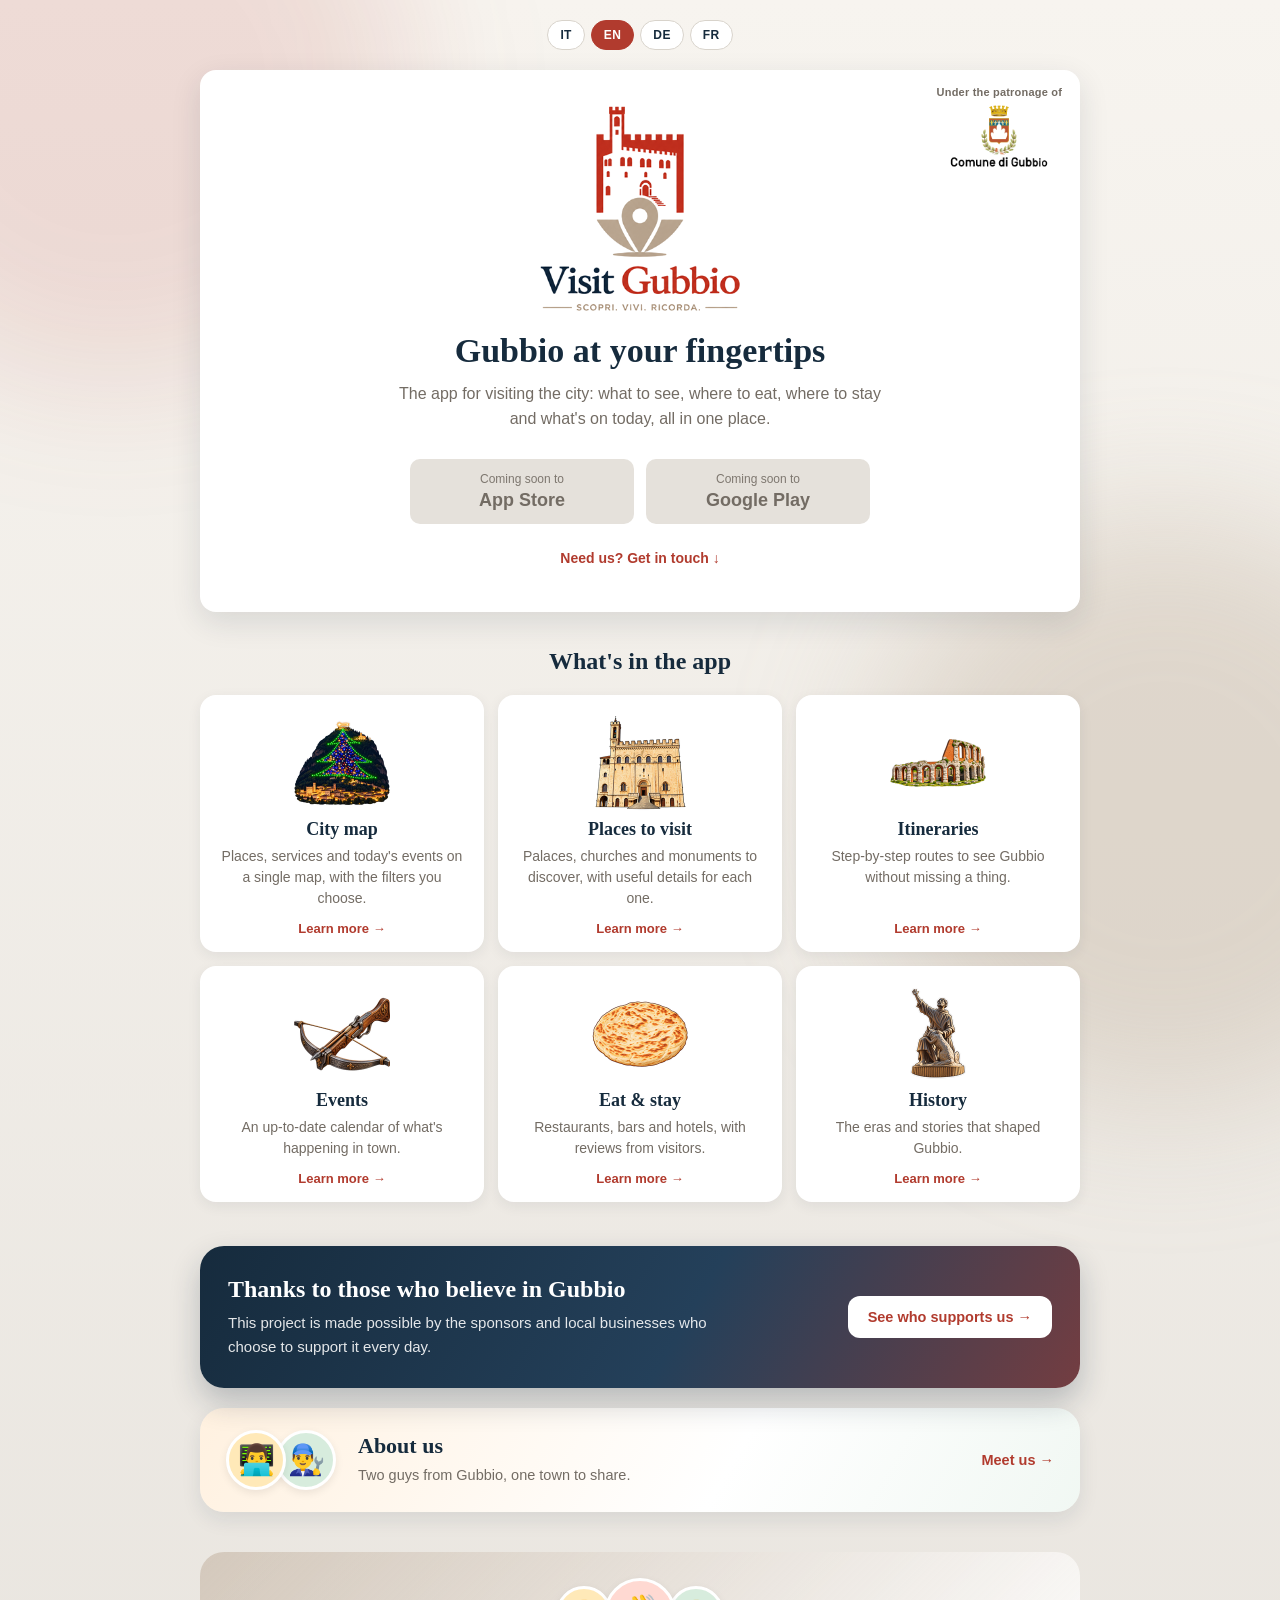
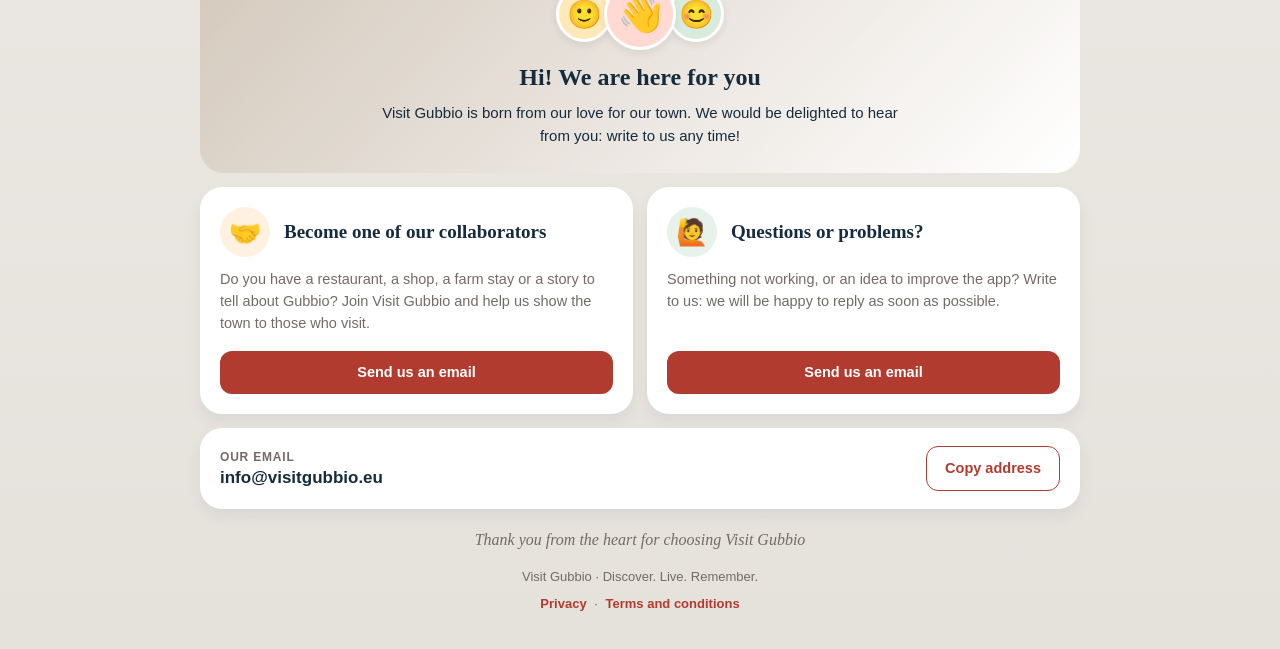
<file: index.html>
<!DOCTYPE html>
<html lang="it" class="notranslate" translate="no">
<head>
  <meta charset="UTF-8" />
  <meta name="viewport" content="width=device-width, initial-scale=1.0" />
  <!-- La pagina ha già le sue 4 lingue: niente traduzione automatica del browser -->
  <meta name="google" content="notranslate" />
  <title>Visit Gubbio · La guida di Gubbio sul tuo telefono</title>
  <meta name="description" content="Visit Gubbio è l'app per scoprire Gubbio: mappa, luoghi, itinerari, eventi, ristoranti, hotel e storia della città." />
  <link rel="canonical" href="https://visitgubbio.eu/" />
  <link rel="icon" type="image/png" href="img/logo-app.png" />
  <meta property="og:title" content="Visit Gubbio" />
  <meta property="og:description" content="Scopri. Vivi. Ricorda. L'app per visitare Gubbio." />
  <meta property="og:image" content="https://visitgubbio.eu/img/logo-app.png" />
  <meta property="og:url" content="https://visitgubbio.eu/" />
  <script>document.documentElement.className += " js";</script>
  <script type="application/ld+json">
  {"@context":"https://schema.org","@type":"WebSite","name":"Visit Gubbio","url":"https://visitgubbio.eu/","inLanguage":"it"}
  </script>
  <link rel="stylesheet" href="home.css" />
</head>
<body>
  <main class="page">

    <div class="lang-switch enter" style="--d: 0ms" role="group" aria-label="Language">
      <button type="button" data-lang="it">IT</button>
      <button type="button" data-lang="en">EN</button>
      <button type="button" data-lang="de">DE</button>
      <button type="button" data-lang="fr">FR</button>
    </div>

    <section class="hero enter" style="--d: 60ms">
      <!-- Patrocinio del Comune: in alto a destra, fuori dal flusso della pagina -->
      <a class="patrocinio" href="https://www.comune.gubbio.pg.it/" target="_blank" rel="noopener">
        <span data-i18n="patronage">Con il patrocinio di</span>
        <img src="img/patrocinio-comune-gubbio.png" width="140" height="90" alt="Comune di Gubbio" />
      </a>
      <img class="logo" src="img/logo-app.png" width="296" height="303" alt="Visit Gubbio" />
      <h1 class="enter" style="--d: 260ms" data-i18n="heroTitle">Gubbio, a portata di mano</h1>
      <p class="subtitle enter" style="--d: 360ms" data-i18n="heroText">L'app per visitare la città: cosa vedere, dove mangiare, dove dormire e cosa succede oggi, tutto in un unico posto.</p>

      <div class="stores enter" style="--d: 460ms">
        <!-- I link si impostano in cima a home.js -->
        <a class="store" id="store-ios" target="_blank" rel="noopener">
          <span class="store-small" data-store-label></span>
          <span class="store-name">App Store</span>
        </a>
        <a class="store" id="store-android" target="_blank" rel="noopener">
          <span class="store-small" data-store-label></span>
          <span class="store-name">Google Play</span>
        </a>
      </div>

      <a class="hero-contact enter" style="--d: 560ms" href="#contatti">
        <span data-i18n="heroContact">Hai bisogno di noi? Contattaci</span>
        <span class="arrow-down" aria-hidden="true">↓</span>
      </a>
    </section>

    <section class="features" aria-labelledby="features-title">
      <h2 id="features-title" class="reveal" data-i18n="featuresTitle">Cosa trovi nell'app</h2>
      <ul class="feature-grid">
        <li class="reveal" style="--d: 0ms">
          <button type="button" class="feature" data-feature="1">
            <img src="img/albero.png" width="96" height="96" alt="" />
            <h3 data-i18n="f1Title">Mappa della città</h3>
            <p data-i18n="f1Text">Luoghi, servizi ed eventi del giorno su un'unica mappa, con i filtri che scegli tu.</p>
            <span class="more"><span data-i18n="more">Scopri di più</span> <span aria-hidden="true">→</span></span>
          </button>
        </li>
        <li class="reveal" style="--d: 90ms">
          <button type="button" class="feature" data-feature="2">
            <img src="img/palazzo.png" width="96" height="96" alt="" />
            <h3 data-i18n="f2Title">Luoghi da visitare</h3>
            <p data-i18n="f2Text">Palazzi, chiese e monumenti da scoprire, con schede e informazioni utili.</p>
            <span class="more"><span data-i18n="more">Scopri di più</span> <span aria-hidden="true">→</span></span>
          </button>
        </li>
        <li class="reveal" style="--d: 180ms">
          <button type="button" class="feature" data-feature="3">
            <img src="img/anfiteatro.png" width="96" height="96" alt="" />
            <h3 data-i18n="f3Title">Itinerari</h3>
            <p data-i18n="f3Text">Percorsi a tappe per girare Gubbio senza perdere nulla.</p>
            <span class="more"><span data-i18n="more">Scopri di più</span> <span aria-hidden="true">→</span></span>
          </button>
        </li>
        <li class="reveal" style="--d: 0ms">
          <button type="button" class="feature" data-feature="4">
            <img src="img/balestra.png" width="96" height="96" alt="" />
            <h3 data-i18n="f4Title">Eventi</h3>
            <p data-i18n="f4Text">Il calendario sempre aggiornato di quello che succede in città.</p>
            <span class="more"><span data-i18n="more">Scopri di più</span> <span aria-hidden="true">→</span></span>
          </button>
        </li>
        <li class="reveal" style="--d: 90ms">
          <button type="button" class="feature" data-feature="5">
            <img src="img/crescia.png" width="96" height="96" alt="" />
            <h3 data-i18n="f5Title">Mangiare e dormire</h3>
            <p data-i18n="f5Text">Ristoranti, bar e hotel, con le recensioni dei visitatori.</p>
            <span class="more"><span data-i18n="more">Scopri di più</span> <span aria-hidden="true">→</span></span>
          </button>
        </li>
        <li class="reveal" style="--d: 180ms">
          <button type="button" class="feature" data-feature="6">
            <img src="img/san_francesco.png" width="96" height="96" alt="" />
            <h3 data-i18n="f6Title">Storia</h3>
            <p data-i18n="f6Text">Le epoche e i racconti che hanno fatto Gubbio.</p>
            <span class="more"><span data-i18n="more">Scopri di più</span> <span aria-hidden="true">→</span></span>
          </button>
        </li>
      </ul>
    </section>

    <a class="sponsor-banner reveal" href="sponsor.html">
      <div>
        <h2 data-i18n="sponsorTitle">Grazie a chi crede in Gubbio</h2>
        <p data-i18n="sponsorText">Questo progetto è reso possibile dagli sponsor e dalle attività del territorio che ogni giorno scelgono di sostenerlo.</p>
      </div>
      <span class="banner-cta"><span data-i18n="sponsorCta">Scopri chi ci sostiene</span> <span aria-hidden="true">→</span></span>
    </a>

    <a class="about-banner reveal" href="chi-siamo.html">
      <div class="banner-faces" aria-hidden="true"><span>👨‍💻</span><span>👨‍🔧</span></div>
      <div>
        <h2 data-i18n="aboutTitle">Chi siamo</h2>
        <p data-i18n="aboutText">Due ragazzi di Gubbio, una città da raccontare.</p>
      </div>
      <span class="about-cta"><span data-i18n="aboutCta">Conoscici</span> <span aria-hidden="true">→</span></span>
    </a>

    <section class="contacts" id="contatti" aria-labelledby="contacts-title">
      <div class="contact-hero reveal">
        <div class="faces" aria-hidden="true">
          <span class="face face-left">🙂</span>
          <span class="face face-main">👋</span>
          <span class="face face-right">😊</span>
        </div>
        <h2 id="contacts-title" data-i18n="contactHello">Ciao! Siamo qui per te</h2>
        <p data-i18n="contactIntro">Visit Gubbio nasce dalla passione per la nostra città. Ci farà un enorme piacere sentirti: scrivici quando vuoi!</p>
      </div>

      <div class="invite-grid">
        <article class="invite reveal" style="--d: 0ms">
          <div class="invite-head">
            <span class="invite-icon icon-join" aria-hidden="true">🤝</span>
            <h3 data-i18n="contactJoinTitle">Diventa nostro collaboratore</h3>
          </div>
          <p data-i18n="contactJoinText">Hai un locale, una bottega, un agriturismo o una storia da raccontare su Gubbio? Entra a far parte di Visit Gubbio e aiutaci a far conoscere la città a chi la visita.</p>
          <a class="btn" data-mail-subject="contactSubjectJoin" data-i18n="contactWrite">Scrivici un'email</a>
        </article>
        <article class="invite reveal" style="--d: 110ms">
          <div class="invite-head">
            <span class="invite-icon icon-help" aria-hidden="true">🙋</span>
            <h3 data-i18n="contactHelpTitle">Domande o problemi?</h3>
          </div>
          <p data-i18n="contactHelpText">Qualcosa non funziona o hai un'idea per migliorare l'app? Scrivici: ti rispondiamo volentieri e il più presto possibile.</p>
          <a class="btn" data-mail-subject="contactSubjectHelp" data-i18n="contactWrite">Scrivici un'email</a>
        </article>
      </div>

      <div class="email-card reveal">
        <div>
          <p class="email-label" data-i18n="contactEmailTitle">LA NOSTRA EMAIL</p>
          <p class="email-address">info@visitgubbio.eu</p>
        </div>
        <button type="button" class="btn-outline" id="copy-email" data-i18n="contactCopy">Copia indirizzo</button>
      </div>

      <p class="thanks reveal" data-i18n="contactThanks">Grazie di cuore per aver scelto Visit Gubbio</p>
    </section>

    <footer class="footer">
      <p class="tagline">Visit Gubbio · <span data-i18n="tagline">Scopri. Vivi. Ricorda.</span></p>
      <nav>
        <a href="privacy-policy.html" data-i18n="privacy">Privacy</a>
        <span aria-hidden="true">·</span>
        <a href="terms.html" data-i18n="terms">Termini e condizioni</a>
      </nav>
    </footer>
  </main>

  <!-- Finestra di dettaglio delle funzionalità -->
  <dialog id="feature-dialog" aria-labelledby="dialog-title">
    <button type="button" class="dialog-close" id="dialog-close" data-i18n-aria="close">×</button>
    <img id="dialog-image" src="img/albero.png" width="192" height="192" alt="" />
    <h3 id="dialog-title"></h3>
    <p id="dialog-text"></p>
    <a class="btn" id="dialog-cta" href="#" data-i18n="dialogCta">Scrivici per saperne di più</a>
  </dialog>

  <div class="toast" id="toast" role="status" aria-live="polite"></div>

  <script src="home.js"></script>
</body>
</html>
</file>
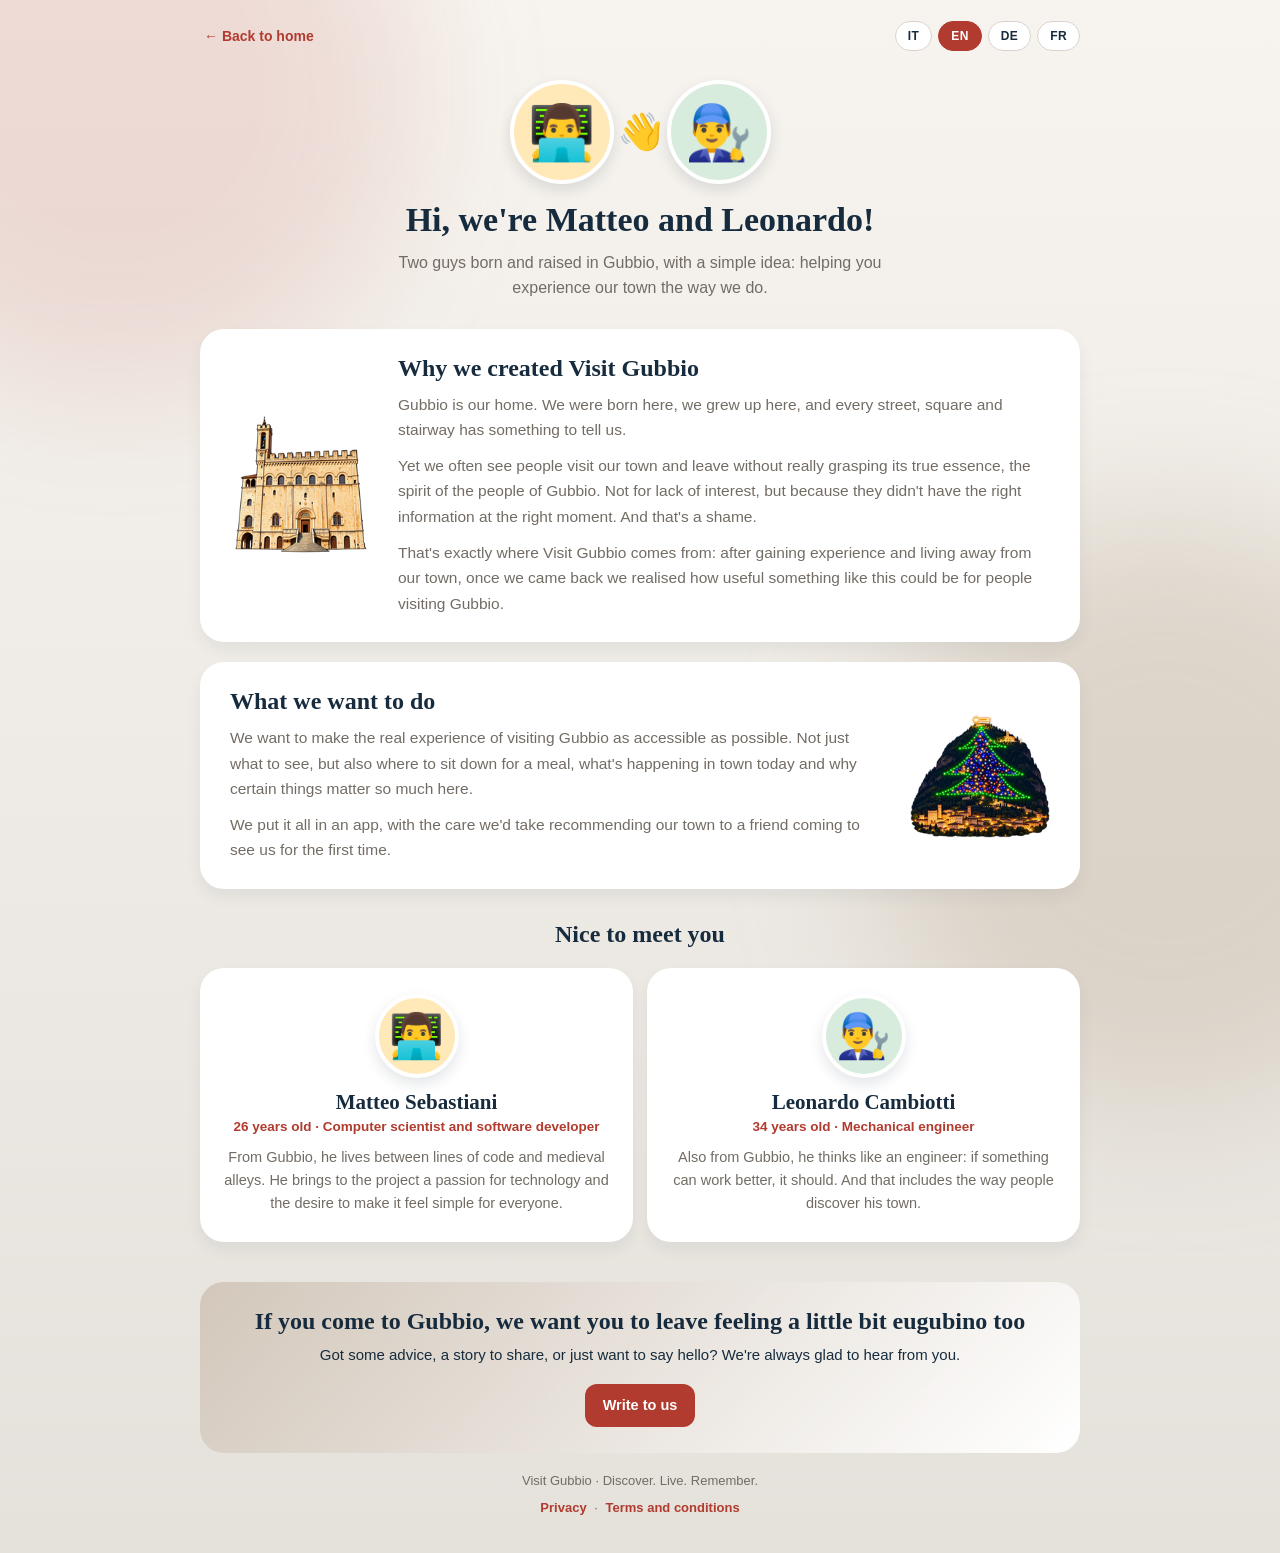
<file: chi-siamo.html>
<!DOCTYPE html>
<html lang="it" class="notranslate" translate="no">
<head>
  <meta charset="UTF-8" />
  <meta name="viewport" content="width=device-width, initial-scale=1.0" />
  <meta name="google" content="notranslate" />
  <title>Chi siamo · Visit Gubbio</title>
  <meta name="description" content="Matteo e Leonardo, due ragazzi nati e cresciuti a Gubbio: la storia di Visit Gubbio." />
  <link rel="canonical" href="https://visitgubbio.eu/chi-siamo.html" />
  <link rel="icon" type="image/png" href="img/logo-app.png" />
  <script>document.documentElement.className += " js";</script>
  <link rel="stylesheet" href="home.css" />
</head>
<body>
  <main class="page">

    <div class="topbar enter" style="--d: 0ms">
      <a class="back-link" href="./"><span aria-hidden="true">←</span> <span data-i18n="back">Torna alla home</span></a>
      <div class="lang-switch" role="group" aria-label="Language">
        <button type="button" data-lang="it">IT</button>
        <button type="button" data-lang="en">EN</button>
        <button type="button" data-lang="de">DE</button>
        <button type="button" data-lang="fr">FR</button>
      </div>
    </div>

    <header class="about-hero enter" style="--d: 80ms">
      <div class="duo" aria-hidden="true">
        <span class="duo-face duo-matteo">👨‍💻</span>
        <span class="duo-hello">👋</span>
        <span class="duo-face duo-leonardo">👨‍🔧</span>
      </div>
      <h1 data-i18n="heroTitle">Ciao, siamo Matteo e Leonardo!</h1>
      <p class="subtitle" data-i18n="heroText">Due ragazzi nati e cresciuti a Gubbio, con un'idea semplice: farti vivere la nostra città come la viviamo noi.</p>
    </header>

    <section class="story reveal">
      <img src="img/palazzo.png" width="192" height="192" alt="" />
      <div>
        <h2 data-i18n="s1Title">Perché è nato Visit Gubbio</h2>
        <p data-i18n="s1Text1">Gubbio è casa nostra. Qui siamo nati, qui siamo cresciuti e qui ogni strada, ogni piazza e ogni scalinata ha qualcosa da raccontarci.</p>
        <p data-i18n="s1Text2">Spesso, però, vediamo chi arriva nella nostra città ripartire senza averne colto fino in fondo la vera essenza, quella degli eugubini. Non per mancanza di interesse, ma perché non aveva le informazioni giuste al momento giusto. Ed è un peccato.</p>
        <p data-i18n="s1Text3">Visit Gubbio nasce proprio da qui: dopo aver fatto esperienza e vissuto anche fuori dalla nostra città, una volta tornati abbiamo capito quanto qualcosa di simile potesse essere utile a chi viene a visitare Gubbio.</p>
      </div>
    </section>

    <section class="story story-flip reveal">
      <img src="img/albero.png" width="192" height="192" alt="" />
      <div>
        <h2 data-i18n="s2Title">Cosa vogliamo fare</h2>
        <p data-i18n="s2Text1">Vogliamo rendere il più accessibile possibile la vera esperienza di visitare Gubbio. Non solo cosa vedere, ma anche dove sedersi a mangiare, cosa succede oggi in città e perché certe cose, qui, contano così tanto.</p>
        <p data-i18n="s2Text2">Abbiamo messo tutto in un'app, con la cura che metteremmo nel consigliare la nostra città a un amico che viene a trovarci per la prima volta.</p>
      </div>
    </section>

    <section class="people" aria-labelledby="people-title">
      <h2 id="people-title" class="reveal" data-i18n="peopleTitle">Piacere di conoscerti</h2>
      <div class="people-grid">
        <article class="person reveal" style="--d: 0ms">
          <span class="person-face duo-matteo" aria-hidden="true">👨‍💻</span>
          <h3>Matteo Sebastiani</h3>
          <p class="person-role" data-i18n="matteoRole">Informatico e software developer</p>
          <p data-i18n="matteoText">Eugubino, vive tra righe di codice e vicoli medievali. Porta nel progetto la passione per la tecnologia e la voglia di farla sentire semplice a chiunque.</p>
        </article>
        <article class="person reveal" style="--d: 120ms">
          <span class="person-face duo-leonardo" aria-hidden="true">👨‍🔧</span>
          <h3>Leonardo Cambiotti</h3>
          <p class="person-role" data-i18n="leonardoRole">Ingegnere meccanico</p>
          <p data-i18n="leonardoText">Eugubino anche lui, ragiona da ingegnere: se una cosa si può far funzionare meglio, va fatta funzionare meglio. Anche il modo di scoprire la sua città.</p>
        </article>
      </div>
    </section>

    <section class="join-banner reveal">
      <h2 data-i18n="closeTitle">Se vieni a Gubbio, vogliamo che te ne vada sentendoti un po' eugubino anche tu</h2>
      <p data-i18n="closeText">Hai un consiglio, una storia da raccontare o vuoi solo salutarci? Ci fa sempre piacere.</p>
      <a class="btn" href="./#contatti" data-i18n="closeCta">Scrivici</a>
    </section>

    <footer class="footer">
      <p class="tagline">Visit Gubbio · <span data-i18n="tagline">Scopri. Vivi. Ricorda.</span></p>
      <nav>
        <a href="privacy-policy.html" data-i18n="privacy">Privacy</a>
        <span aria-hidden="true">·</span>
        <a href="terms.html" data-i18n="terms">Termini e condizioni</a>
      </nav>
    </footer>
  </main>

  <script src="chi-siamo.js"></script>
</body>
</html>
</file>
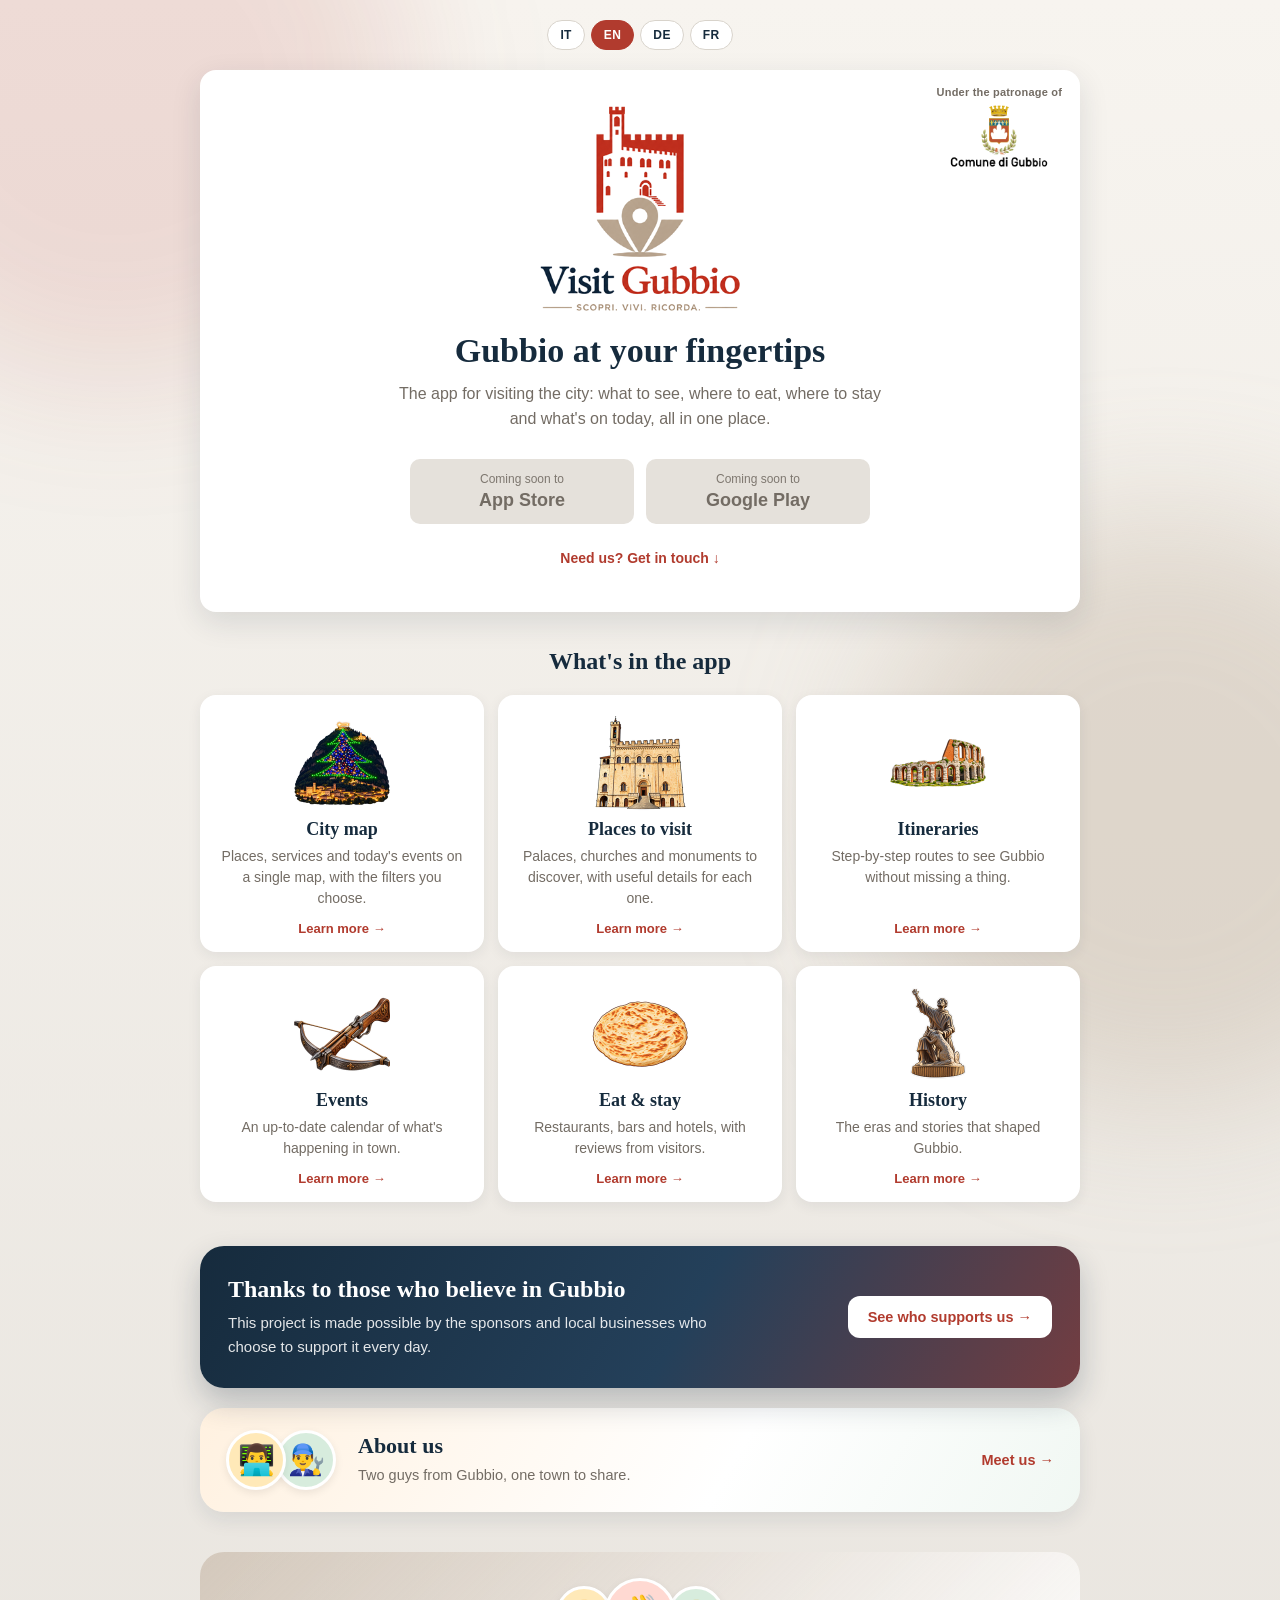
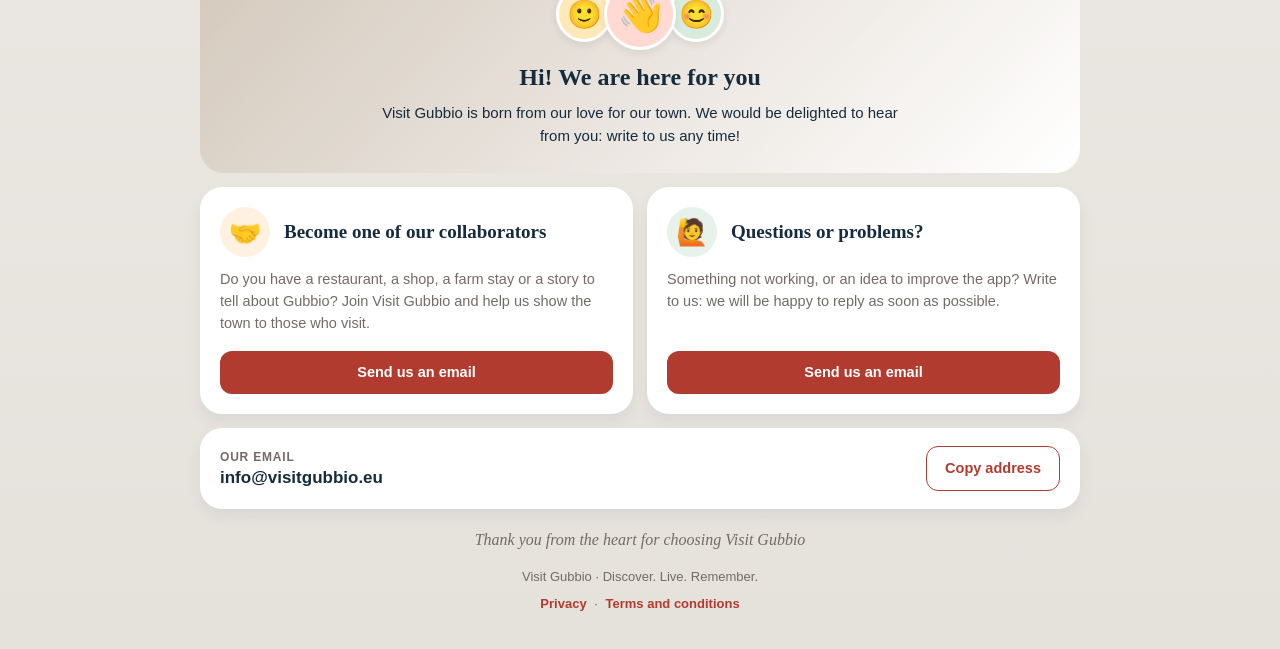
<file: home.html>
<!DOCTYPE html>
<html lang="it">
<head>
  <meta charset="UTF-8" />
  <meta name="viewport" content="width=device-width, initial-scale=1.0" />
  <title>Visit Gubbio</title>
  <link rel="canonical" href="https://visitgubbio.eu/" />
  <!-- La home ora è index.html: questa pagina resta per i vecchi link -->
  <meta http-equiv="refresh" content="0; url=./" />
  <script>window.location.replace("./" + window.location.hash);</script>
</head>
<body>
  <p><a href="./">Vai alla home di Visit Gubbio</a></p>
</body>
</html>
</file>
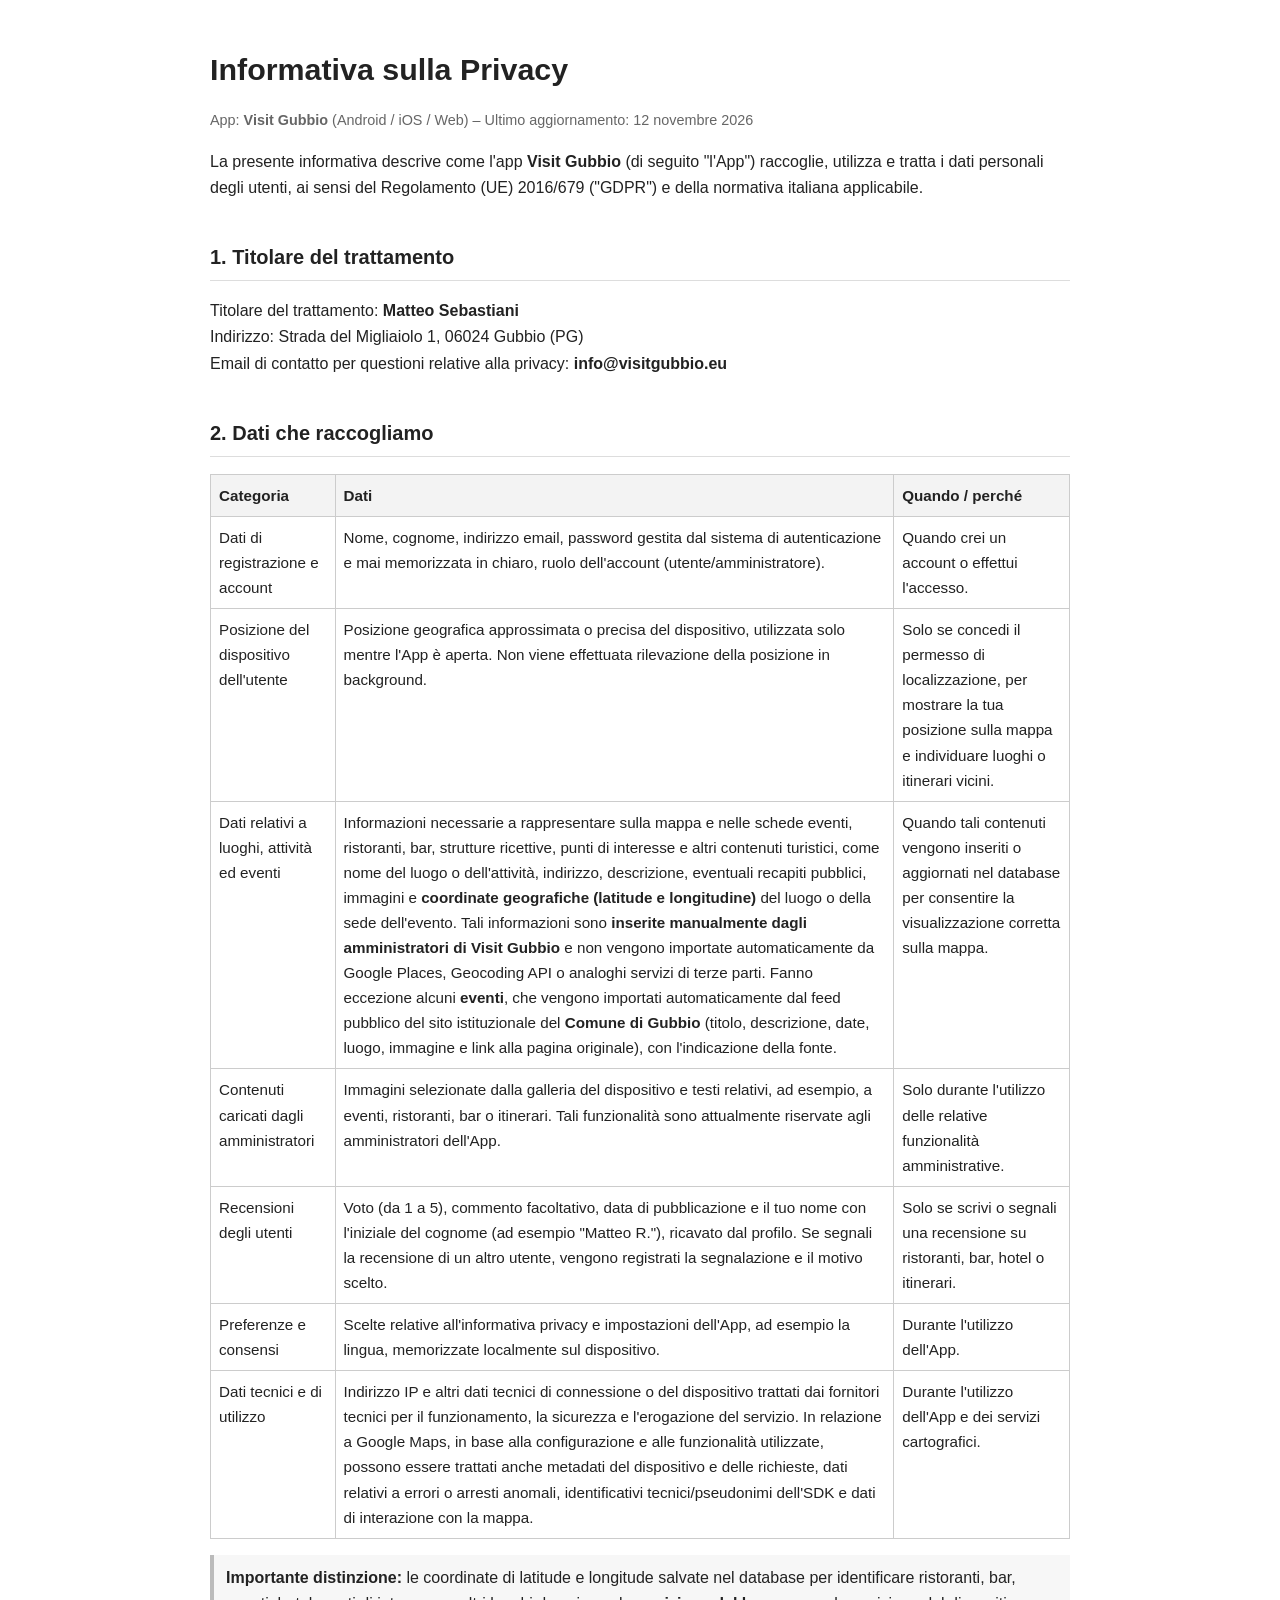
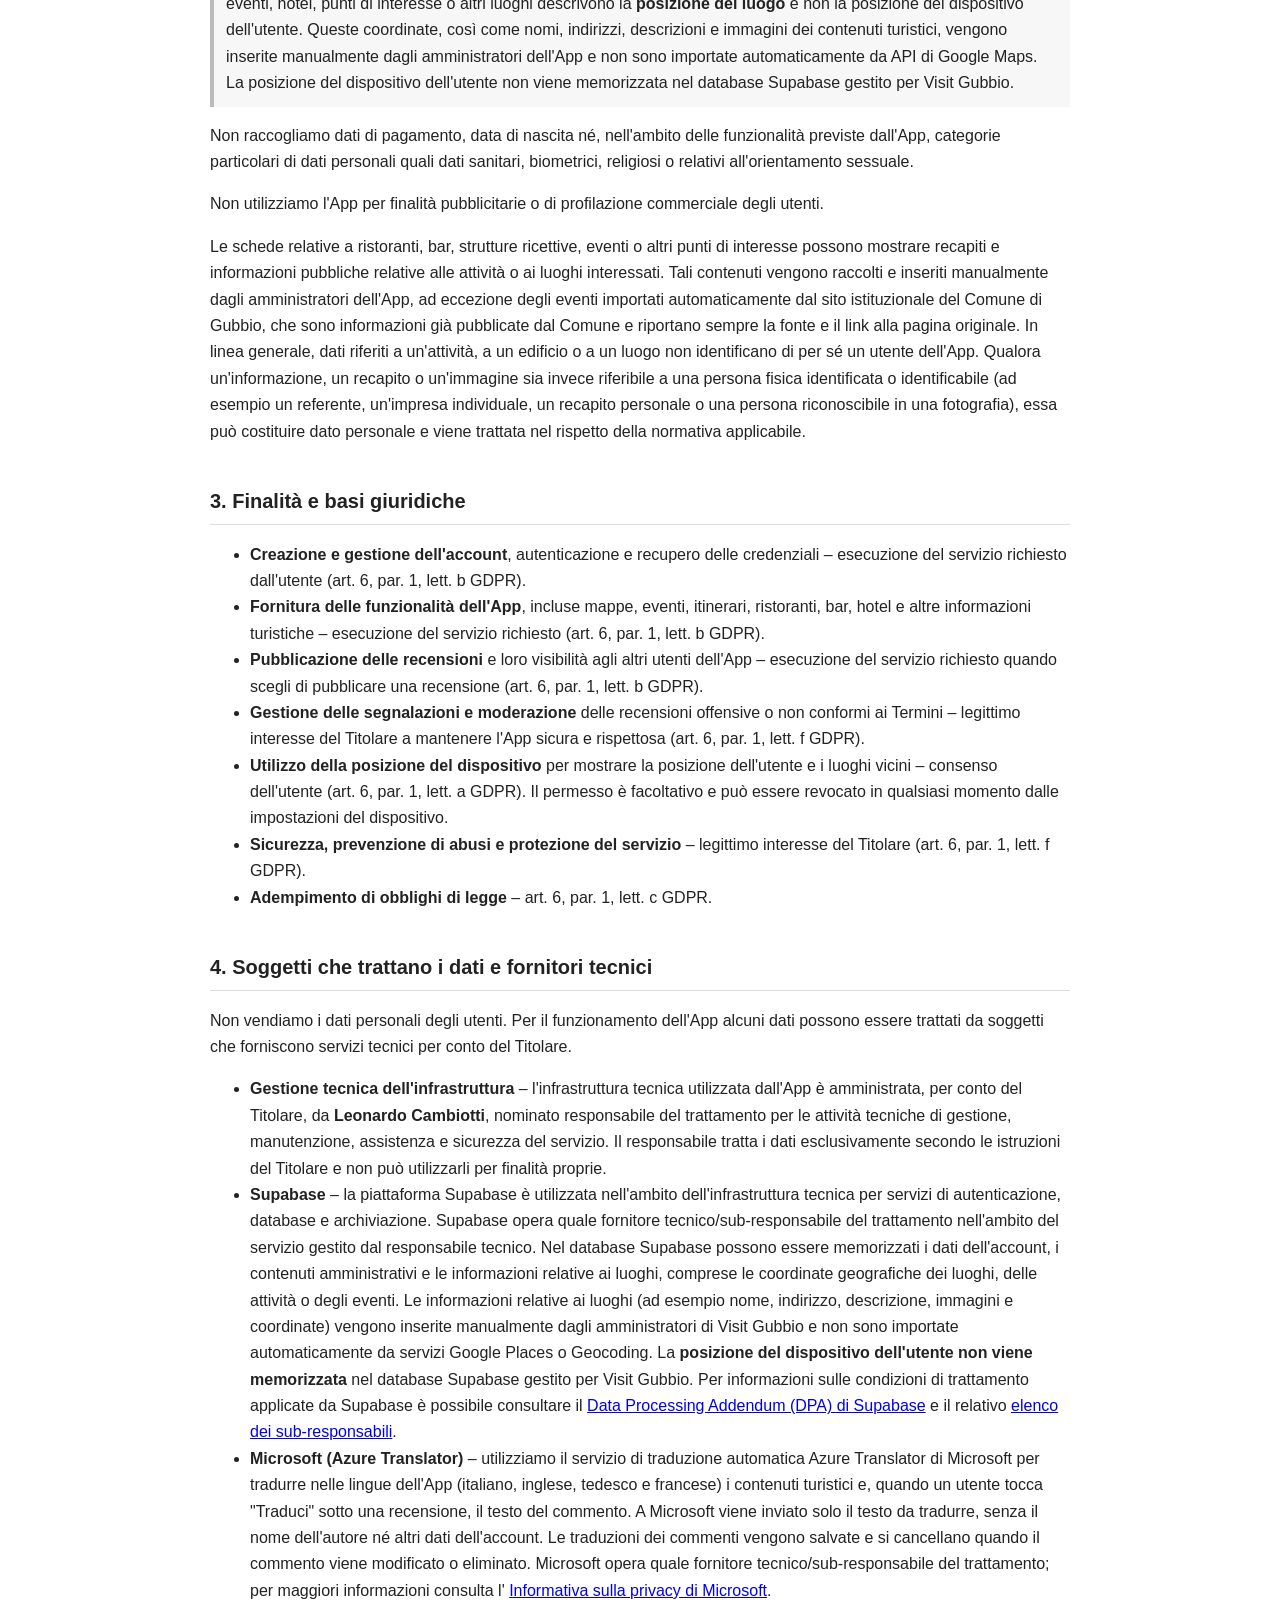
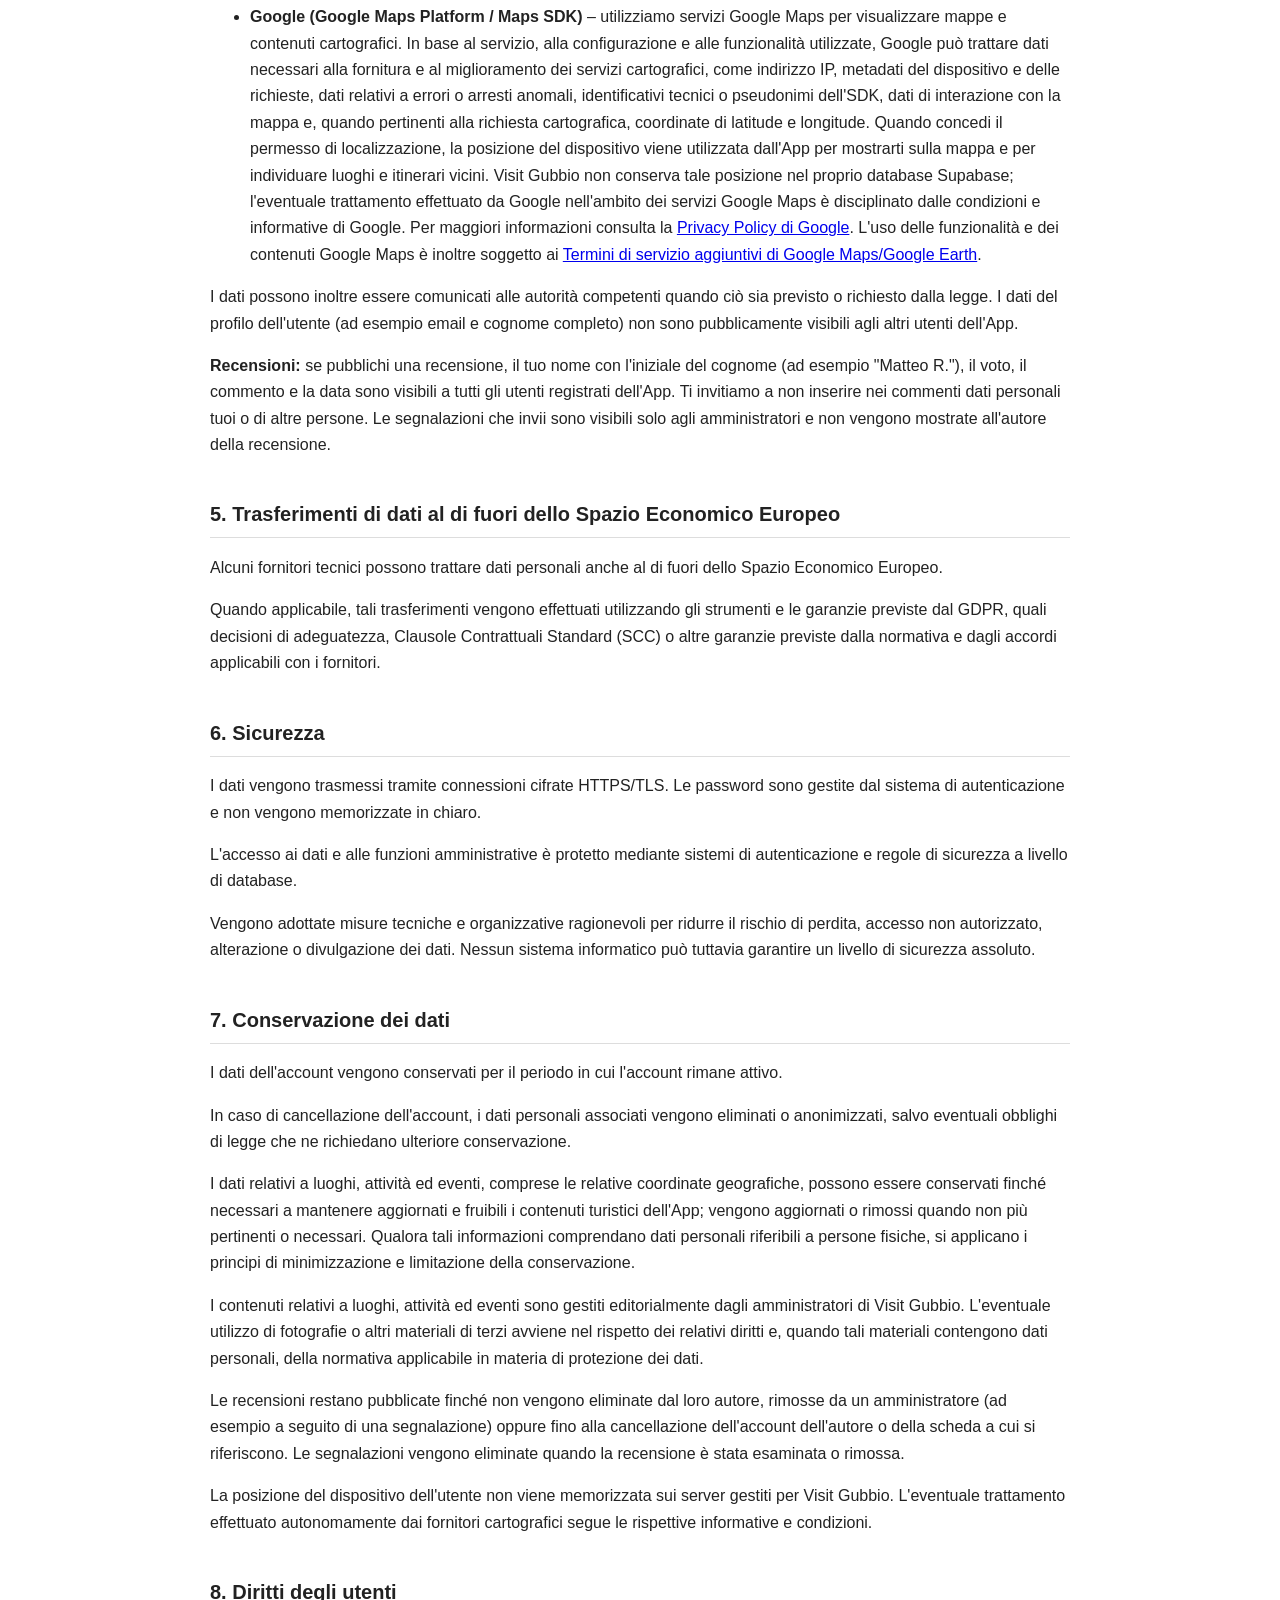
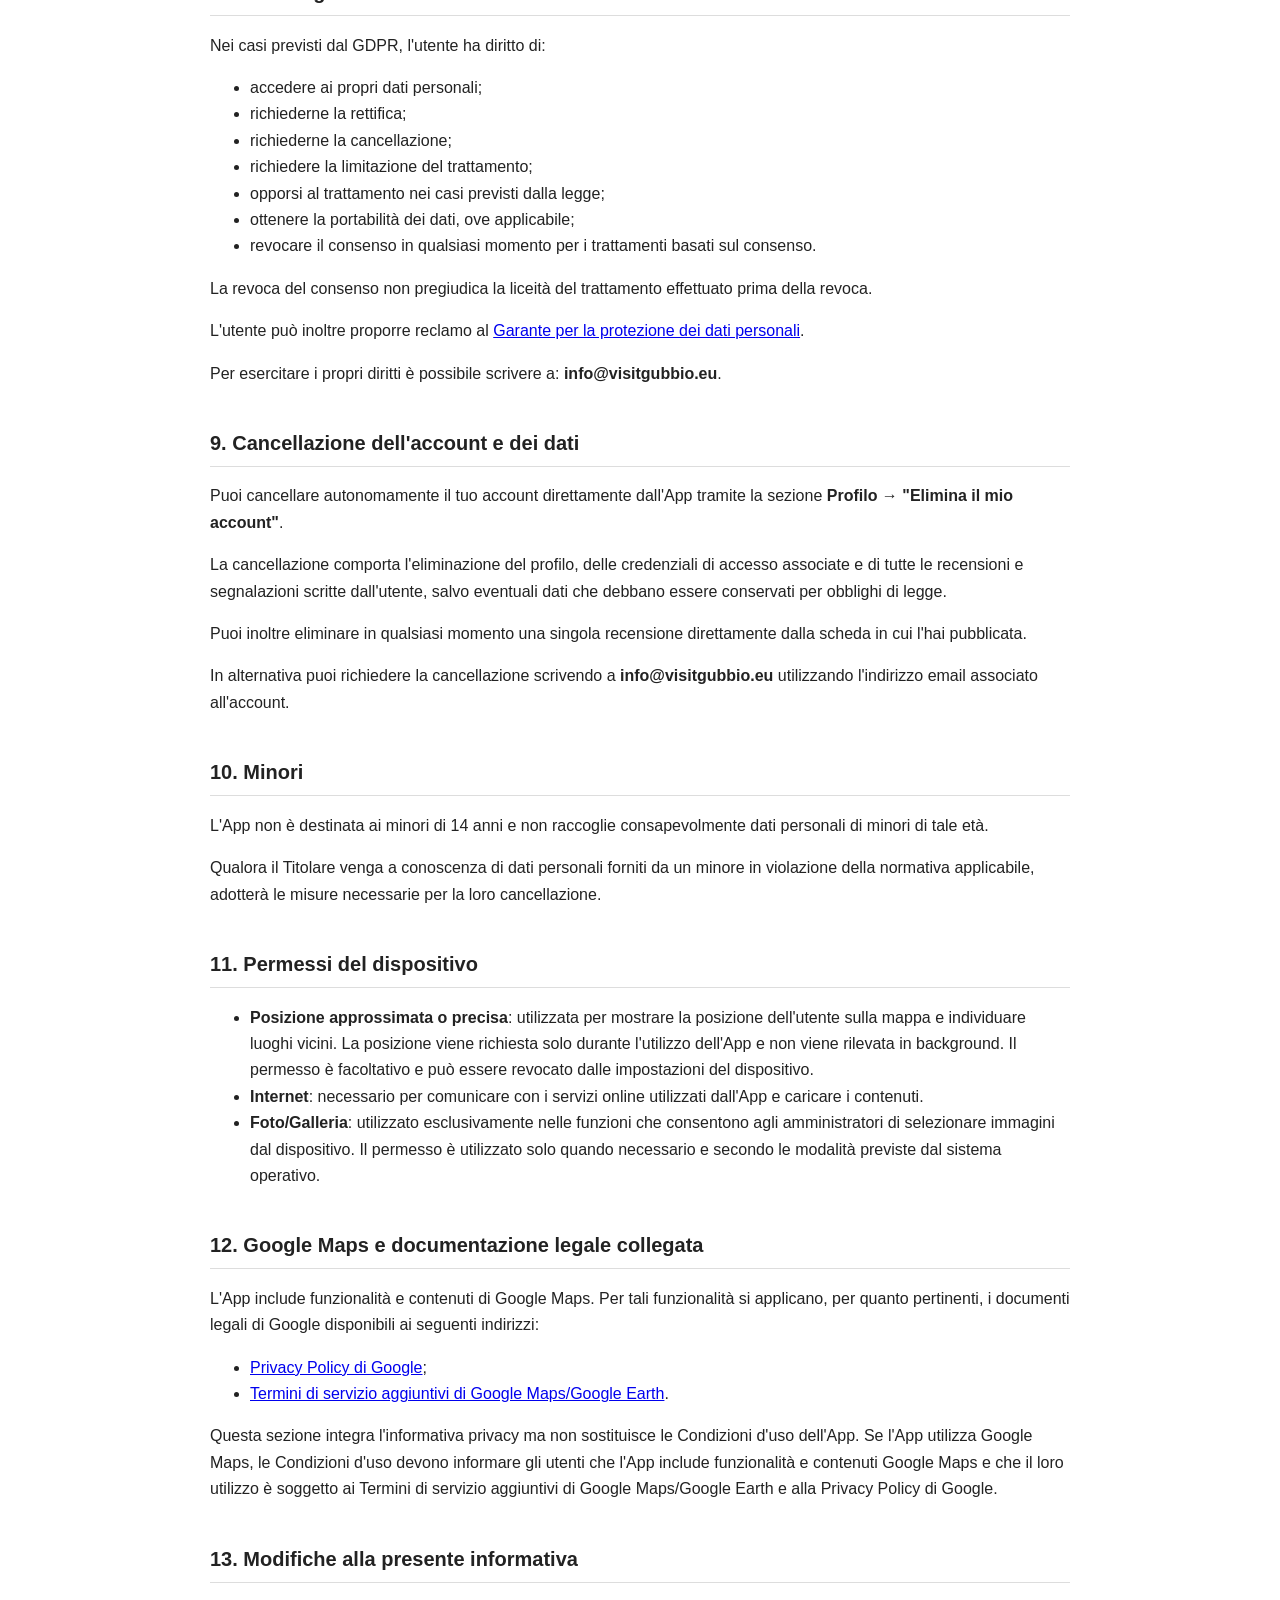
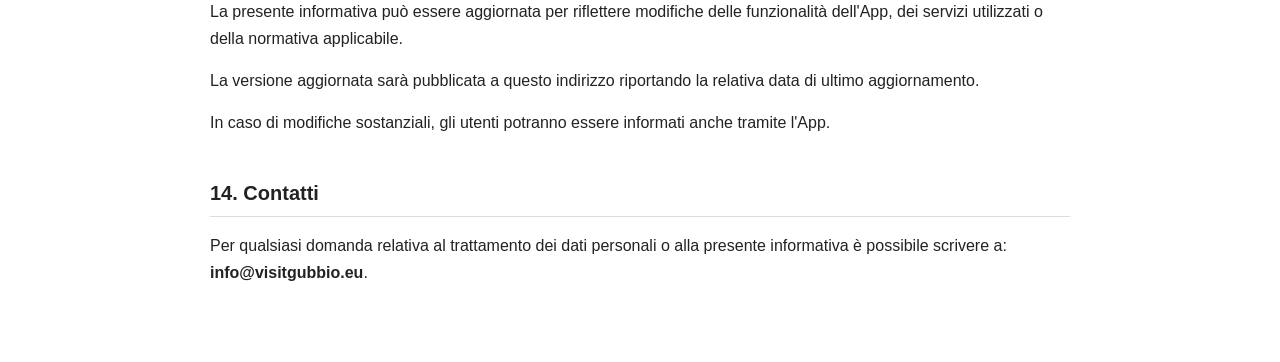
<file: privacy-policy.html>
<!DOCTYPE html>
<html lang="it">
<head>
<meta charset="UTF-8">
<meta name="viewport" content="width=device-width, initial-scale=1">
<title>Informativa sulla Privacy – Visit Gubbio</title>

<style>
  body{
    font-family:-apple-system,BlinkMacSystemFont,"Segoe UI",Roboto,Arial,sans-serif;
    line-height:1.65;
    color:#222;
    max-width:860px;
    margin:0 auto;
    padding:24px 18px 60px;
  }

  h1{
    font-size:1.9rem;
    margin-bottom:.2em;
  }

  h2{
    font-size:1.25rem;
    margin-top:2em;
    border-bottom:1px solid #ddd;
    padding-bottom:.3em;
  }

  table{
    border-collapse:collapse;
    width:100%;
    margin:1em 0;
    font-size:.95rem;
  }

  th,td{
    border:1px solid #ccc;
    padding:8px;
    text-align:left;
    vertical-align:top;
  }

  th{
    background:#f3f3f3;
  }

  .upd{
    color:#666;
    font-size:.9rem;
  }

  .note{
    background:#f7f7f7;
    border-left:4px solid #bbb;
    padding:10px 12px;
    margin:1em 0;
  }

  a{
    overflow-wrap:anywhere;
  }
</style>
</head>

<body>

<h1>Informativa sulla Privacy</h1>

<p class="upd">
App: <strong>Visit Gubbio</strong> (Android / iOS / Web) –
Ultimo aggiornamento: 12 novembre 2026
</p>

<p>
La presente informativa descrive come l'app
<strong>Visit Gubbio</strong> (di seguito "l'App") raccoglie,
utilizza e tratta i dati personali degli utenti, ai sensi del
Regolamento (UE) 2016/679 ("GDPR") e della normativa italiana applicabile.
</p>

<h2>1. Titolare del trattamento</h2>

<p>
Titolare del trattamento:
<strong>Matteo Sebastiani</strong><br>

Indirizzo:
Strada del Migliaiolo 1, 06024 Gubbio (PG)<br>

Email di contatto per questioni relative alla privacy:
<strong>info@visitgubbio.eu</strong>
</p>

<h2>2. Dati che raccogliamo</h2>

<table>
<tr>
<th>Categoria</th>
<th>Dati</th>
<th>Quando / perché</th>
</tr>

<tr>
<td>Dati di registrazione e account</td>
<td>
Nome, cognome, indirizzo email, password gestita dal sistema
di autenticazione e mai memorizzata in chiaro, ruolo dell'account
(utente/amministratore).
</td>
<td>
Quando crei un account o effettui l'accesso.
</td>
</tr>

<tr>
<td>Posizione del dispositivo dell'utente</td>
<td>
Posizione geografica approssimata o precisa del dispositivo,
utilizzata solo mentre l'App è aperta. Non viene effettuata
rilevazione della posizione in background.
</td>
<td>
Solo se concedi il permesso di localizzazione, per mostrare
la tua posizione sulla mappa e individuare luoghi o itinerari vicini.
</td>
</tr>

<tr>
<td>Dati relativi a luoghi, attività ed eventi</td>
<td>
Informazioni necessarie a rappresentare sulla mappa e nelle schede
eventi, ristoranti, bar, strutture ricettive, punti di interesse e altri
contenuti turistici, come nome del luogo o dell'attività, indirizzo,
descrizione, eventuali recapiti pubblici, immagini e <strong>coordinate geografiche
(latitude e longitudine)</strong> del luogo o della sede dell'evento.
Tali informazioni sono <strong>inserite manualmente dagli amministratori di Visit Gubbio</strong>
e non vengono importate automaticamente da Google Places, Geocoding API o analoghi
servizi di terze parti. Fanno eccezione alcuni <strong>eventi</strong>, che vengono importati
automaticamente dal feed pubblico del sito istituzionale del <strong>Comune di Gubbio</strong>
(titolo, descrizione, date, luogo, immagine e link alla pagina originale), con
l'indicazione della fonte.
</td>
<td>
Quando tali contenuti vengono inseriti o aggiornati nel database
per consentire la visualizzazione corretta sulla mappa.
</td>
</tr>

<tr>
<td>Contenuti caricati dagli amministratori</td>
<td>
Immagini selezionate dalla galleria del dispositivo e testi
relativi, ad esempio, a eventi, ristoranti, bar o itinerari.
Tali funzionalità sono attualmente riservate agli amministratori dell'App.
</td>
<td>
Solo durante l'utilizzo delle relative funzionalità amministrative.
</td>
</tr>

<tr>
<td>Recensioni degli utenti</td>
<td>
Voto (da 1 a 5), commento facoltativo, data di pubblicazione e il tuo nome
con l'iniziale del cognome (ad esempio "Matteo R."), ricavato dal profilo.
Se segnali la recensione di un altro utente, vengono registrati la segnalazione
e il motivo scelto.
</td>
<td>
Solo se scrivi o segnali una recensione su ristoranti, bar, hotel o itinerari.
</td>
</tr>

<tr>
<td>Preferenze e consensi</td>
<td>
Scelte relative all'informativa privacy e impostazioni dell'App,
ad esempio la lingua, memorizzate localmente sul dispositivo.
</td>
<td>
Durante l'utilizzo dell'App.
</td>
</tr>

<tr>
<td>Dati tecnici e di utilizzo</td>
<td>
Indirizzo IP e altri dati tecnici di connessione o del dispositivo
trattati dai fornitori tecnici per il funzionamento, la sicurezza
e l'erogazione del servizio. In relazione a Google Maps, in base alla
configurazione e alle funzionalità utilizzate, possono essere trattati
anche metadati del dispositivo e delle richieste, dati relativi a errori
o arresti anomali, identificativi tecnici/pseudonimi dell'SDK e dati
di interazione con la mappa.
</td>
<td>
Durante l'utilizzo dell'App e dei servizi cartografici.
</td>
</tr>
</table>

<div class="note">
<strong>Importante distinzione:</strong> le coordinate di latitude e longitude
salvate nel database per identificare ristoranti, bar, eventi, hotel,
punti di interesse o altri luoghi descrivono la <strong>posizione del luogo</strong>
e non la posizione del dispositivo dell'utente. Queste coordinate, così come nomi,
indirizzi, descrizioni e immagini dei contenuti turistici, vengono inserite manualmente
dagli amministratori dell'App e non sono importate automaticamente da API di Google Maps.
La posizione del dispositivo dell'utente non viene memorizzata nel database Supabase
gestito per Visit Gubbio.
</div>

<p>
Non raccogliamo dati di pagamento, data di nascita né,
nell'ambito delle funzionalità previste dall'App,
categorie particolari di dati personali quali dati sanitari,
biometrici, religiosi o relativi all'orientamento sessuale.
</p>

<p>
Non utilizziamo l'App per finalità pubblicitarie o di profilazione
commerciale degli utenti.
</p>

<p>
Le schede relative a ristoranti, bar, strutture ricettive, eventi o altri
punti di interesse possono mostrare recapiti e informazioni pubbliche
relative alle attività o ai luoghi interessati. Tali contenuti vengono raccolti
e inseriti manualmente dagli amministratori dell'App, ad eccezione degli eventi
importati automaticamente dal sito istituzionale del Comune di Gubbio, che sono
informazioni già pubblicate dal Comune e riportano sempre la fonte e il link
alla pagina originale. In linea generale, dati
riferiti a un'attività, a un edificio o a un luogo non identificano di per sé
un utente dell'App. Qualora un'informazione, un recapito o un'immagine sia invece
riferibile a una persona fisica identificata o identificabile (ad esempio un
referente, un'impresa individuale, un recapito personale o una persona riconoscibile
in una fotografia), essa può costituire dato personale e viene trattata nel rispetto
della normativa applicabile.
</p>

<h2>3. Finalità e basi giuridiche</h2>

<ul>
<li>
<strong>Creazione e gestione dell'account</strong>,
autenticazione e recupero delle credenziali –
esecuzione del servizio richiesto dall'utente
(art. 6, par. 1, lett. b GDPR).
</li>

<li>
<strong>Fornitura delle funzionalità dell'App</strong>,
incluse mappe, eventi, itinerari, ristoranti, bar,
hotel e altre informazioni turistiche –
esecuzione del servizio richiesto
(art. 6, par. 1, lett. b GDPR).
</li>

<li>
<strong>Pubblicazione delle recensioni</strong>
e loro visibilità agli altri utenti dell'App –
esecuzione del servizio richiesto quando scegli di pubblicare una recensione
(art. 6, par. 1, lett. b GDPR).
</li>

<li>
<strong>Gestione delle segnalazioni e moderazione</strong>
delle recensioni offensive o non conformi ai Termini –
legittimo interesse del Titolare a mantenere l'App sicura e rispettosa
(art. 6, par. 1, lett. f GDPR).
</li>

<li>
<strong>Utilizzo della posizione del dispositivo</strong>
per mostrare la posizione dell'utente e i luoghi vicini –
consenso dell'utente
(art. 6, par. 1, lett. a GDPR).
Il permesso è facoltativo e può essere revocato in qualsiasi momento
dalle impostazioni del dispositivo.
</li>


<li>
<strong>Sicurezza, prevenzione di abusi e protezione del servizio</strong> –
legittimo interesse del Titolare
(art. 6, par. 1, lett. f GDPR).
</li>

<li>
<strong>Adempimento di obblighi di legge</strong> –
art. 6, par. 1, lett. c GDPR.
</li>
</ul>

<h2>4. Soggetti che trattano i dati e fornitori tecnici</h2>

<p>
Non vendiamo i dati personali degli utenti.
Per il funzionamento dell'App alcuni dati possono essere trattati
da soggetti che forniscono servizi tecnici per conto del Titolare.
</p>

<ul>
<li>
<strong>Gestione tecnica dell'infrastruttura</strong> –
l'infrastruttura tecnica utilizzata dall'App è amministrata,
per conto del Titolare, da
<strong>Leonardo Cambiotti</strong>,
nominato responsabile del trattamento per le attività tecniche
di gestione, manutenzione, assistenza e sicurezza del servizio.

Il responsabile tratta i dati esclusivamente secondo le istruzioni
del Titolare e non può utilizzarli per finalità proprie.
</li>

<li>
<strong>Supabase</strong> –
la piattaforma Supabase è utilizzata nell'ambito dell'infrastruttura
tecnica per servizi di autenticazione, database e archiviazione.

Supabase opera quale fornitore tecnico/sub-responsabile del trattamento
nell'ambito del servizio gestito dal responsabile tecnico.

Nel database Supabase possono essere memorizzati i dati dell'account,
i contenuti amministrativi e le informazioni relative ai luoghi,
comprese le coordinate geografiche dei luoghi, delle attività o degli eventi.
Le informazioni relative ai luoghi (ad esempio nome, indirizzo, descrizione,
immagini e coordinate) vengono inserite manualmente dagli amministratori di
Visit Gubbio e non sono importate automaticamente da servizi Google Places o
Geocoding. La <strong>posizione del dispositivo dell'utente non viene memorizzata</strong>
nel database Supabase gestito per Visit Gubbio.

Per informazioni sulle condizioni di trattamento applicate da Supabase è
possibile consultare il
<a href="https://supabase.com/legal/customer-resources/data-processing-addendum"
target="_blank" rel="noopener noreferrer">Data Processing Addendum (DPA) di Supabase</a>
e il relativo
<a href="https://supabase.com/legal/customer-resources/subprocessor-list"
target="_blank" rel="noopener noreferrer">elenco dei sub-responsabili</a>.
</li>

<li>
<strong>Microsoft (Azure Translator)</strong> –
utilizziamo il servizio di traduzione automatica Azure Translator di Microsoft
per tradurre nelle lingue dell'App (italiano, inglese, tedesco e francese) i
contenuti turistici e, quando un utente tocca "Traduci" sotto una recensione,
il testo del commento. A Microsoft viene inviato solo il testo da tradurre,
senza il nome dell'autore né altri dati dell'account. Le traduzioni dei
commenti vengono salvate e si cancellano quando il commento viene modificato o
eliminato. Microsoft opera quale fornitore tecnico/sub-responsabile del
trattamento; per maggiori informazioni consulta l'
<a href="https://privacy.microsoft.com/it-it/privacystatement"
target="_blank" rel="noopener noreferrer">Informativa sulla privacy di Microsoft</a>.
</li>

<li>
<strong>Google (Google Maps Platform / Maps SDK)</strong> –
utilizziamo servizi Google Maps per visualizzare mappe e contenuti cartografici.

In base al servizio, alla configurazione e alle funzionalità utilizzate,
Google può trattare dati necessari alla fornitura e al miglioramento dei
servizi cartografici, come indirizzo IP, metadati del dispositivo e delle
richieste, dati relativi a errori o arresti anomali, identificativi tecnici
o pseudonimi dell'SDK, dati di interazione con la mappa e, quando pertinenti
alla richiesta cartografica, coordinate di latitude e longitude.

Quando concedi il permesso di localizzazione, la posizione del dispositivo
viene utilizzata dall'App per mostrarti sulla mappa e per individuare luoghi
e itinerari vicini. Visit Gubbio non conserva tale posizione nel proprio
database Supabase; l'eventuale trattamento effettuato da Google nell'ambito
dei servizi Google Maps è disciplinato dalle condizioni e informative di Google.

Per maggiori informazioni consulta la
<a href="https://policies.google.com/privacy"
target="_blank" rel="noopener noreferrer">Privacy Policy di Google</a>.

L'uso delle funzionalità e dei contenuti Google Maps è inoltre soggetto ai
<a href="https://maps.google.com/help/terms_maps/"
target="_blank" rel="noopener noreferrer">Termini di servizio aggiuntivi di Google Maps/Google Earth</a>.
</li>
</ul>

<p>
I dati possono inoltre essere comunicati alle autorità competenti
quando ciò sia previsto o richiesto dalla legge.
I dati del profilo dell'utente (ad esempio email e cognome completo)
non sono pubblicamente visibili agli altri utenti dell'App.
</p>

<p>
<strong>Recensioni:</strong> se pubblichi una recensione, il tuo nome con
l'iniziale del cognome (ad esempio "Matteo R."), il voto, il commento e la data
sono visibili a tutti gli utenti registrati dell'App. Ti invitiamo a non inserire
nei commenti dati personali tuoi o di altre persone. Le segnalazioni che invii
sono visibili solo agli amministratori e non vengono mostrate all'autore
della recensione.
</p>

<h2>5. Trasferimenti di dati al di fuori dello Spazio Economico Europeo</h2>

<p>
Alcuni fornitori tecnici possono trattare dati personali
anche al di fuori dello Spazio Economico Europeo.
</p>

<p>
Quando applicabile, tali trasferimenti vengono effettuati
utilizzando gli strumenti e le garanzie previste dal GDPR,
quali decisioni di adeguatezza, Clausole Contrattuali Standard (SCC)
o altre garanzie previste dalla normativa e dagli accordi applicabili
con i fornitori.
</p>

<h2>6. Sicurezza</h2>

<p>
I dati vengono trasmessi tramite connessioni cifrate HTTPS/TLS.
Le password sono gestite dal sistema di autenticazione
e non vengono memorizzate in chiaro.
</p>

<p>
L'accesso ai dati e alle funzioni amministrative è protetto
mediante sistemi di autenticazione e regole di sicurezza
a livello di database.
</p>

<p>
Vengono adottate misure tecniche e organizzative
ragionevoli per ridurre il rischio di perdita,
accesso non autorizzato, alterazione o divulgazione dei dati.
Nessun sistema informatico può tuttavia garantire
un livello di sicurezza assoluto.
</p>

<h2>7. Conservazione dei dati</h2>

<p>
I dati dell'account vengono conservati per il periodo
in cui l'account rimane attivo.
</p>

<p>
In caso di cancellazione dell'account,
i dati personali associati vengono eliminati o anonimizzati,
salvo eventuali obblighi di legge che ne richiedano
ulteriore conservazione.
</p>

<p>
I dati relativi a luoghi, attività ed eventi, comprese le relative
coordinate geografiche, possono essere conservati finché necessari a
mantenere aggiornati e fruibili i contenuti turistici dell'App; vengono
aggiornati o rimossi quando non più pertinenti o necessari. Qualora tali
informazioni comprendano dati personali riferibili a persone fisiche,
si applicano i principi di minimizzazione e limitazione della conservazione.
</p>

<p>
I contenuti relativi a luoghi, attività ed eventi sono gestiti editorialmente
dagli amministratori di Visit Gubbio. L'eventuale utilizzo di fotografie o altri
materiali di terzi avviene nel rispetto dei relativi diritti e, quando tali
materiali contengono dati personali, della normativa applicabile in materia
di protezione dei dati.
</p>

<p>
Le recensioni restano pubblicate finché non vengono eliminate dal loro autore,
rimosse da un amministratore (ad esempio a seguito di una segnalazione) oppure
fino alla cancellazione dell'account dell'autore o della scheda a cui si
riferiscono. Le segnalazioni vengono eliminate quando la recensione è stata
esaminata o rimossa.
</p>

<p>
La posizione del dispositivo dell'utente non viene memorizzata sui server
gestiti per Visit Gubbio. L'eventuale trattamento effettuato autonomamente
dai fornitori cartografici segue le rispettive informative e condizioni.
</p>

<h2>8. Diritti degli utenti</h2>

<p>
Nei casi previsti dal GDPR, l'utente ha diritto di:
</p>

<ul>
<li>accedere ai propri dati personali;</li>
<li>richiederne la rettifica;</li>
<li>richiederne la cancellazione;</li>
<li>richiedere la limitazione del trattamento;</li>
<li>opporsi al trattamento nei casi previsti dalla legge;</li>
<li>ottenere la portabilità dei dati, ove applicabile;</li>
<li>revocare il consenso in qualsiasi momento per i trattamenti basati sul consenso.</li>
</ul>

<p>
La revoca del consenso non pregiudica la liceità
del trattamento effettuato prima della revoca.
</p>

<p>
L'utente può inoltre proporre reclamo al
<a href="https://www.garanteprivacy.it"
target="_blank" rel="noopener noreferrer">Garante per la protezione dei dati personali</a>.
</p>

<p>
Per esercitare i propri diritti è possibile scrivere a:
<strong>info@visitgubbio.eu</strong>.
</p>

<h2 id="elimina-account">9. Cancellazione dell'account e dei dati</h2>

<p>
Puoi cancellare autonomamente il tuo account
direttamente dall'App tramite la sezione
<strong>Profilo → "Elimina il mio account"</strong>.
</p>

<p>
La cancellazione comporta l'eliminazione del profilo,
delle credenziali di accesso associate
e di tutte le recensioni e segnalazioni scritte dall'utente,
salvo eventuali dati che debbano essere conservati
per obblighi di legge.
</p>

<p>
Puoi inoltre eliminare in qualsiasi momento una singola recensione
direttamente dalla scheda in cui l'hai pubblicata.
</p>

<p>
In alternativa puoi richiedere la cancellazione
scrivendo a <strong>info@visitgubbio.eu</strong>
utilizzando l'indirizzo email associato all'account.
</p>

<h2>10. Minori</h2>

<p>
L'App non è destinata ai minori di 14 anni
e non raccoglie consapevolmente dati personali
di minori di tale età.
</p>

<p>
Qualora il Titolare venga a conoscenza
di dati personali forniti da un minore
in violazione della normativa applicabile,
adotterà le misure necessarie per la loro cancellazione.
</p>

<h2>11. Permessi del dispositivo</h2>

<ul>
<li>
<strong>Posizione approssimata o precisa</strong>:
utilizzata per mostrare la posizione dell'utente
sulla mappa e individuare luoghi vicini.
La posizione viene richiesta solo durante
l'utilizzo dell'App e non viene rilevata in background.
Il permesso è facoltativo e può essere revocato dalle impostazioni
del dispositivo.
</li>

<li>
<strong>Internet</strong>:
necessario per comunicare con i servizi online
utilizzati dall'App e caricare i contenuti.
</li>

<li>
<strong>Foto/Galleria</strong>:
utilizzato esclusivamente nelle funzioni
che consentono agli amministratori
di selezionare immagini dal dispositivo.
Il permesso è utilizzato solo quando necessario
e secondo le modalità previste dal sistema operativo.
</li>
</ul>

<h2>12. Google Maps e documentazione legale collegata</h2>

<p>
L'App include funzionalità e contenuti di Google Maps. Per tali funzionalità
si applicano, per quanto pertinenti, i documenti legali di Google disponibili
ai seguenti indirizzi:
</p>

<ul>
<li>
<a href="https://policies.google.com/privacy"
target="_blank" rel="noopener noreferrer">Privacy Policy di Google</a>;
</li>
<li>
<a href="https://maps.google.com/help/terms_maps/"
target="_blank" rel="noopener noreferrer">Termini di servizio aggiuntivi di Google Maps/Google Earth</a>.
</li>
</ul>

<p>
Questa sezione integra l'informativa privacy ma non sostituisce le Condizioni
d'uso dell'App. Se l'App utilizza Google Maps, le Condizioni d'uso devono
informare gli utenti che l'App include funzionalità e contenuti Google Maps
e che il loro utilizzo è soggetto ai Termini di servizio aggiuntivi di
Google Maps/Google Earth e alla Privacy Policy di Google.
</p>

<h2>13. Modifiche alla presente informativa</h2>

<p>
La presente informativa può essere aggiornata
per riflettere modifiche delle funzionalità dell'App,
dei servizi utilizzati o della normativa applicabile.
</p>

<p>
La versione aggiornata sarà pubblicata
a questo indirizzo riportando la relativa data
di ultimo aggiornamento.
</p>

<p>
In caso di modifiche sostanziali,
gli utenti potranno essere informati anche tramite l'App.
</p>

<h2>14. Contatti</h2>

<p>
Per qualsiasi domanda relativa al trattamento dei dati personali
o alla presente informativa è possibile scrivere a:
<strong>info@visitgubbio.eu</strong>.
</p>

</body>
</html>
</file>
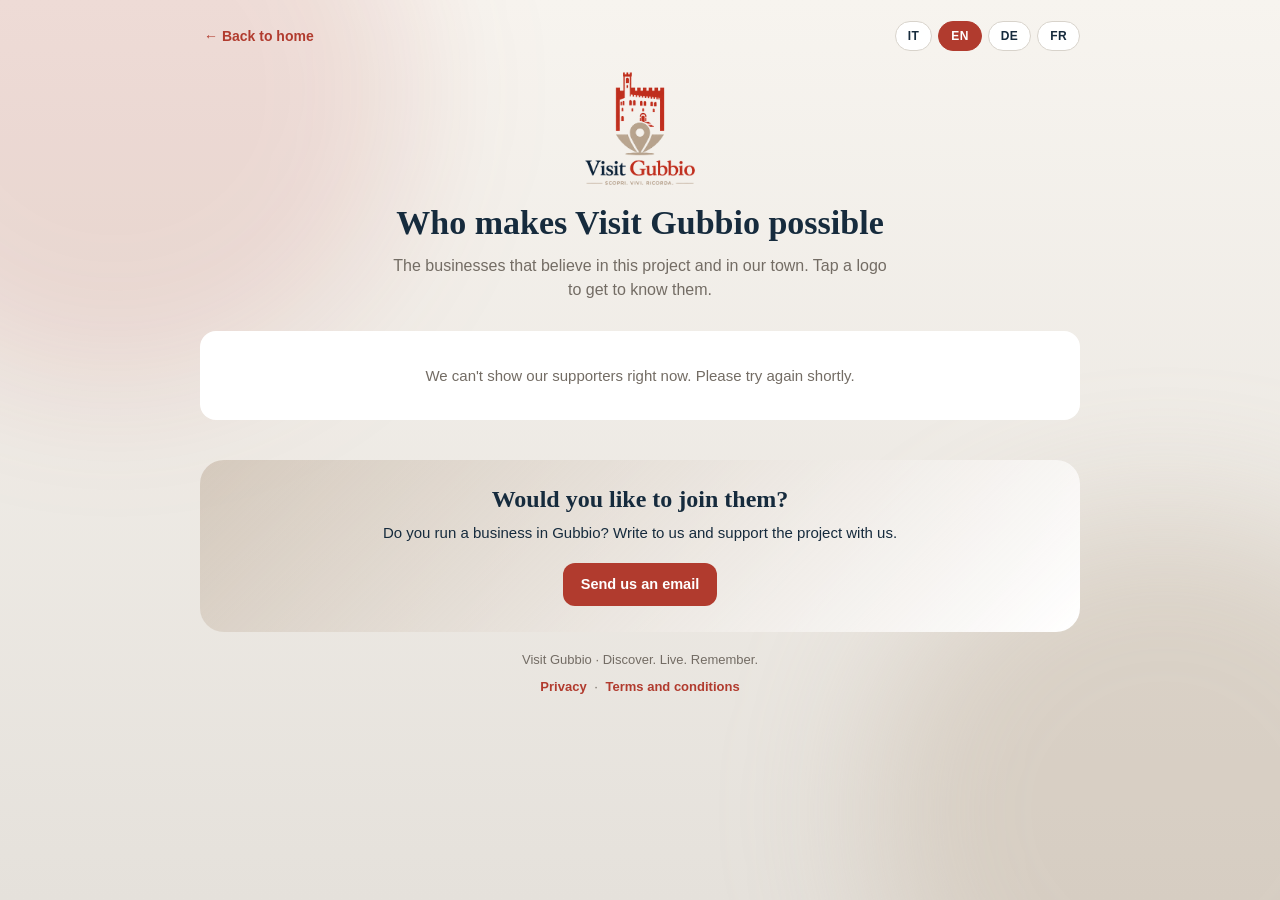
<file: sponsor.html>
<!DOCTYPE html>
<html lang="it" class="notranslate" translate="no">
<head>
  <meta charset="UTF-8" />
  <meta name="viewport" content="width=device-width, initial-scale=1.0" />
  <meta name="google" content="notranslate" />
  <title>I nostri sostenitori · Visit Gubbio</title>
  <meta name="description" content="Le attività di Gubbio che rendono possibile il progetto Visit Gubbio." />
  <link rel="canonical" href="https://visitgubbio.eu/sponsor.html" />
  <link rel="icon" type="image/png" href="img/logo-app.png" />
  <script>document.documentElement.className += " js";</script>
  <link rel="stylesheet" href="home.css" />
</head>
<body>
  <main class="page">

    <div class="topbar enter" style="--d: 0ms">
      <a class="back-link" href="./"><span aria-hidden="true">←</span> <span data-i18n="back">Torna alla home</span></a>
      <div class="lang-switch" role="group" aria-label="Language">
        <button type="button" data-lang="it">IT</button>
        <button type="button" data-lang="en">EN</button>
        <button type="button" data-lang="de">DE</button>
        <button type="button" data-lang="fr">FR</button>
      </div>
    </div>

    <header class="sponsor-header enter" style="--d: 80ms">
      <a href="./"><img class="sponsor-logo" src="img/logo-app.png" width="296" height="303" alt="Visit Gubbio" /></a>
      <h1 data-i18n="heroTitle">Chi rende possibile Visit Gubbio</h1>
      <p class="subtitle" data-i18n="heroText">Le attività che credono in questo progetto e nella nostra città. Tocca un logo per conoscerle meglio.</p>
    </header>

    <section class="sponsor-section" aria-live="polite">
      <!-- Riempito da sponsor.js -->
      <ul class="sponsor-grid" id="sponsor-grid"></ul>
      <p class="sponsor-message" id="sponsor-message" hidden></p>
    </section>

    <section class="join-banner reveal">
      <h2 data-i18n="joinTitle">Vuoi esserci anche tu?</h2>
      <p data-i18n="joinText">Hai un'attività a Gubbio? Scrivici e sostieni il progetto insieme a noi.</p>
      <a class="btn" id="join-link" data-i18n="joinCta">Scrivici un'email</a>
    </section>

    <footer class="footer">
      <p class="tagline">Visit Gubbio · <span data-i18n="tagline">Scopri. Vivi. Ricorda.</span></p>
      <nav>
        <a href="privacy-policy.html" data-i18n="privacy">Privacy</a>
        <span aria-hidden="true">·</span>
        <a href="terms.html" data-i18n="terms">Termini e condizioni</a>
      </nav>
    </footer>
  </main>

  <dialog id="sponsor-dialog" aria-labelledby="dialog-title">
    <button type="button" class="dialog-close" id="dialog-close" data-i18n-aria="close">×</button>
    <div class="dialog-logo" id="dialog-logo"></div>
    <h3 id="dialog-title"></h3>
    <p id="dialog-text"></p>
    <a class="btn" id="dialog-link" target="_blank" rel="noopener" data-i18n="visitSite">Visita il sito</a>
  </dialog>

  <script src="sponsor.js"></script>
</body>
</html>
</file>
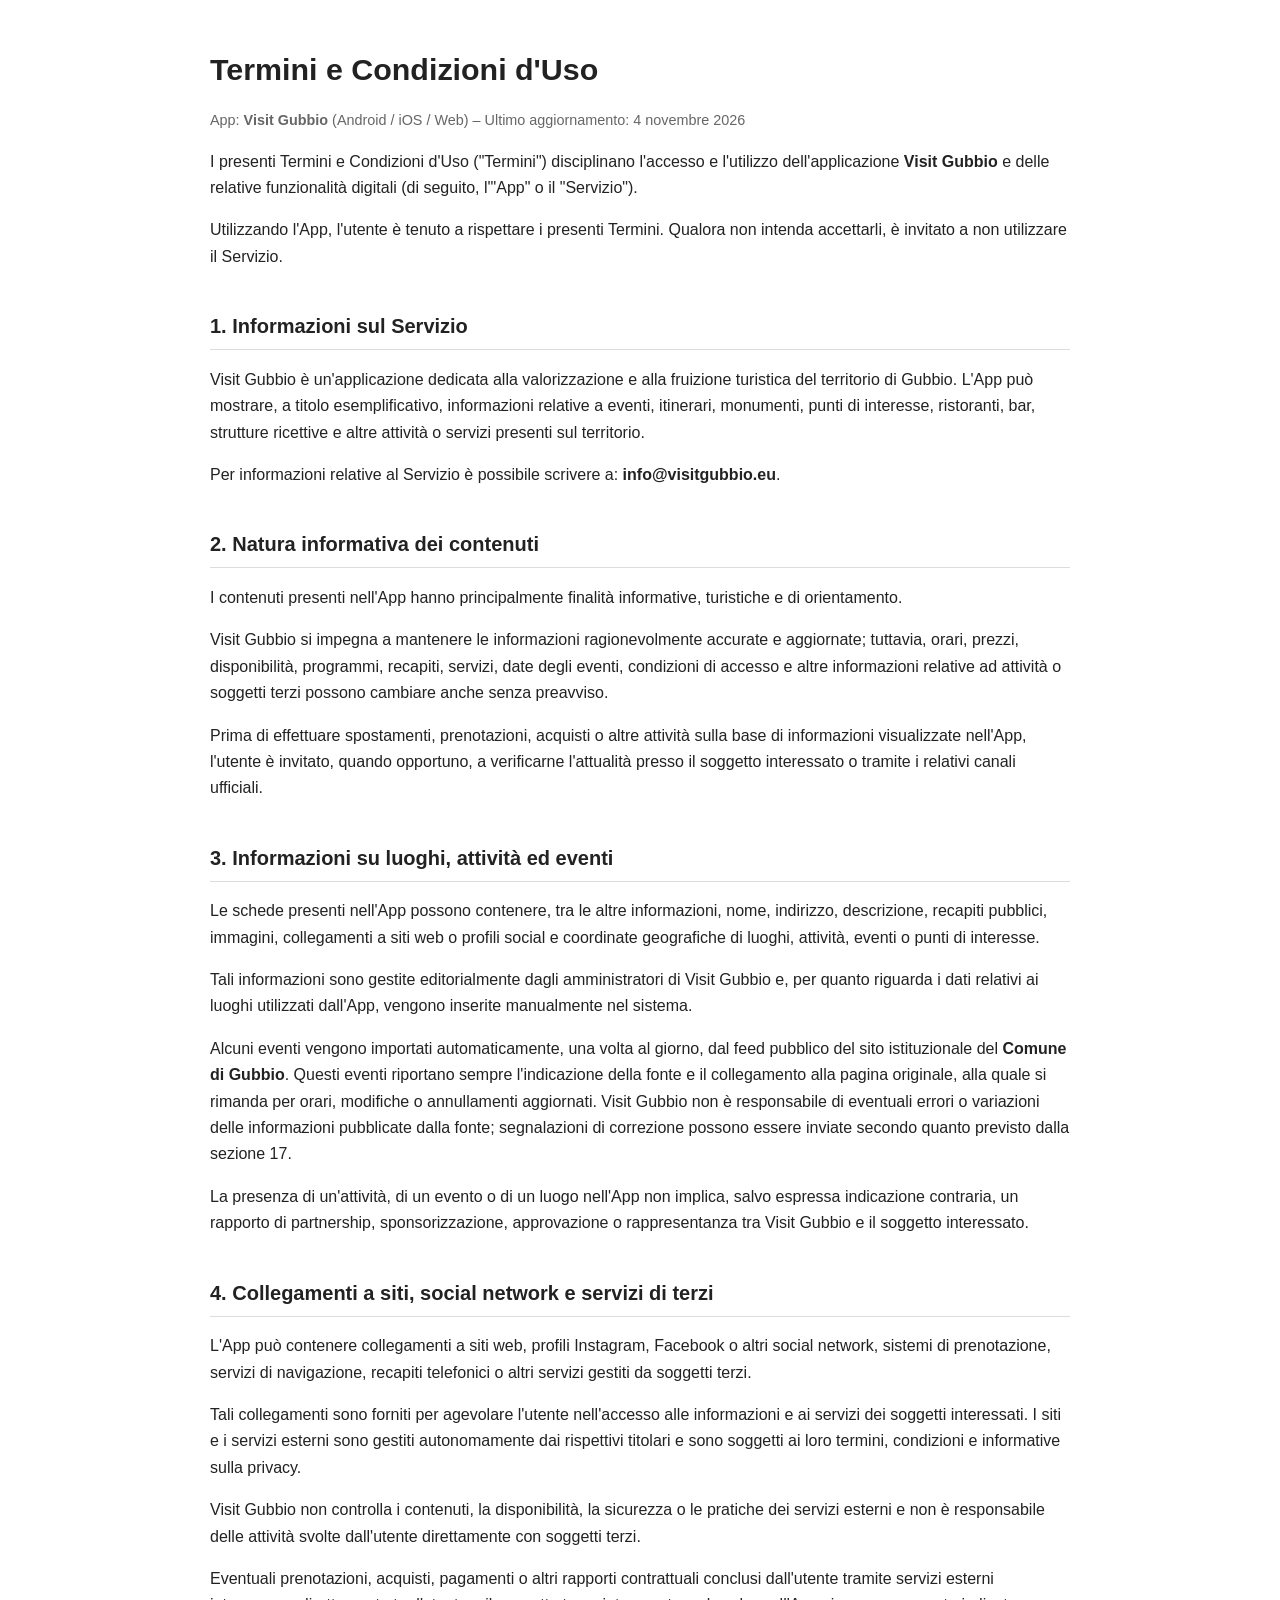
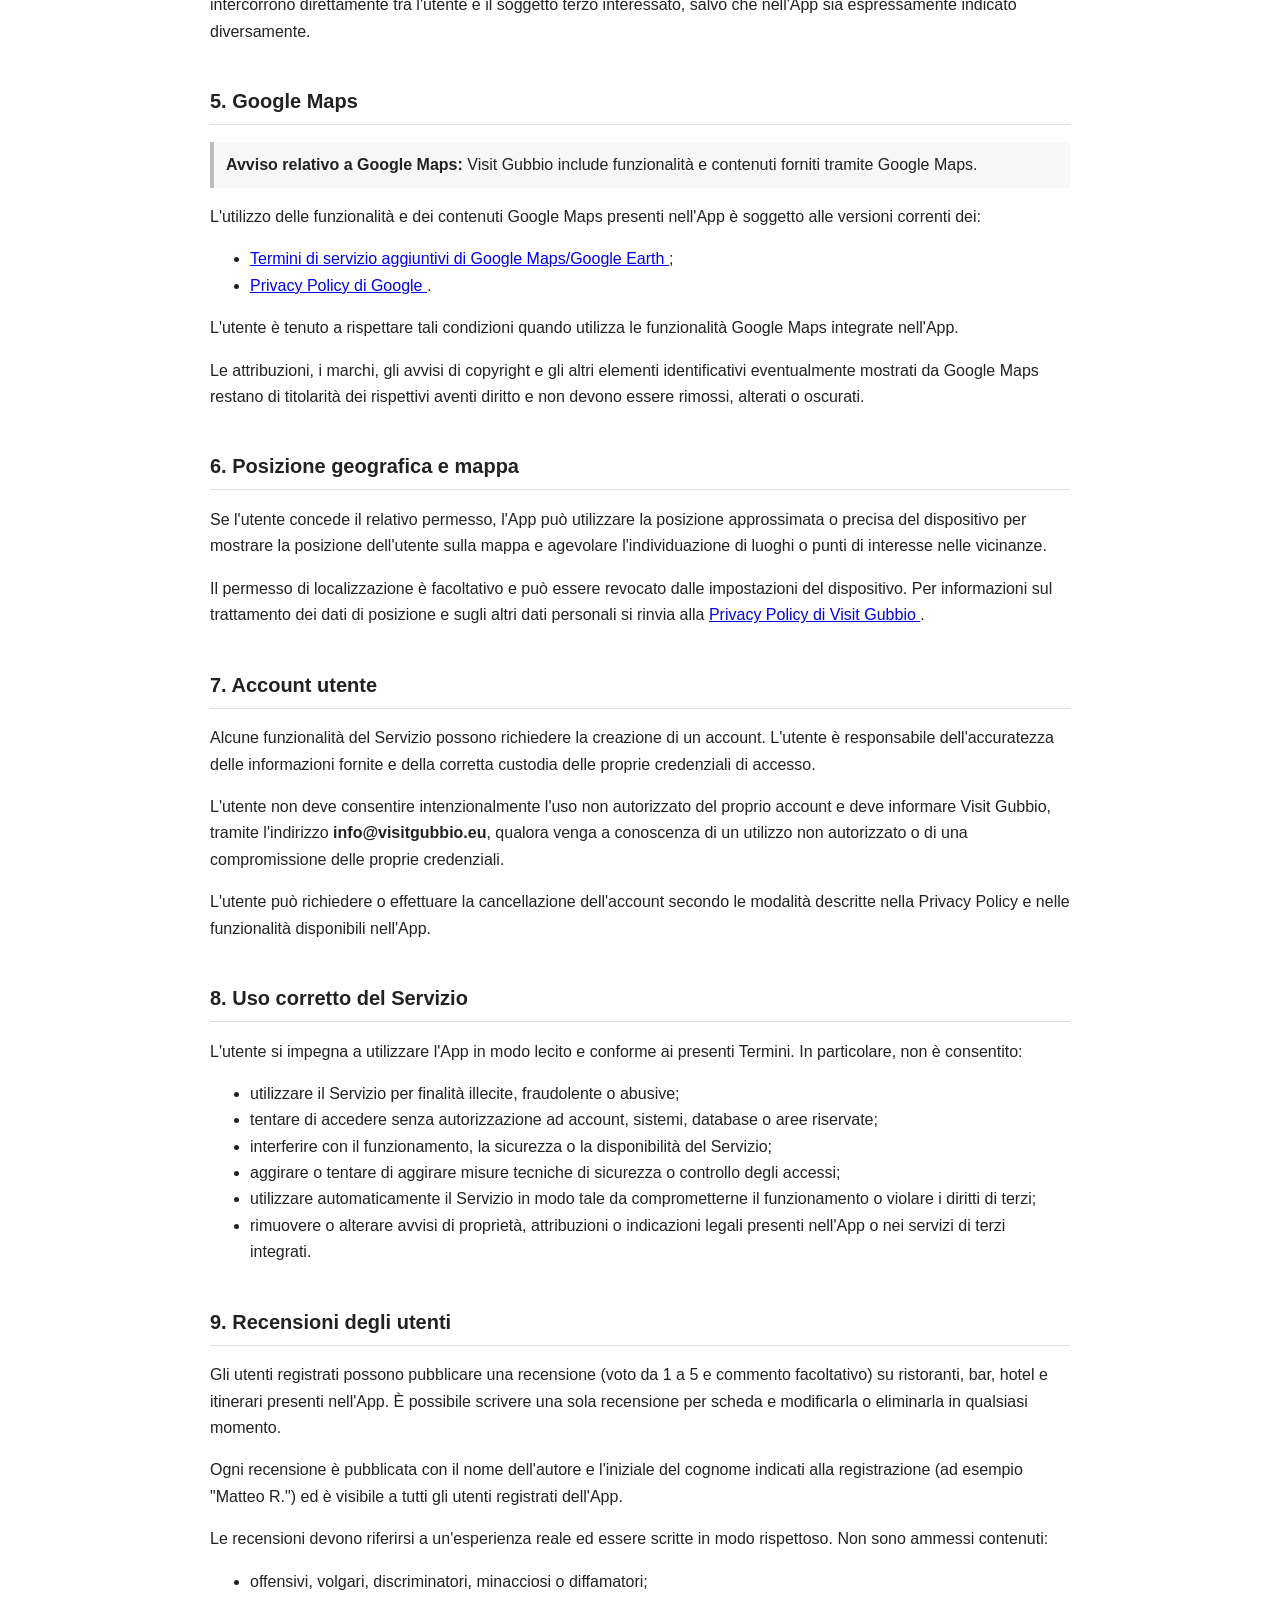
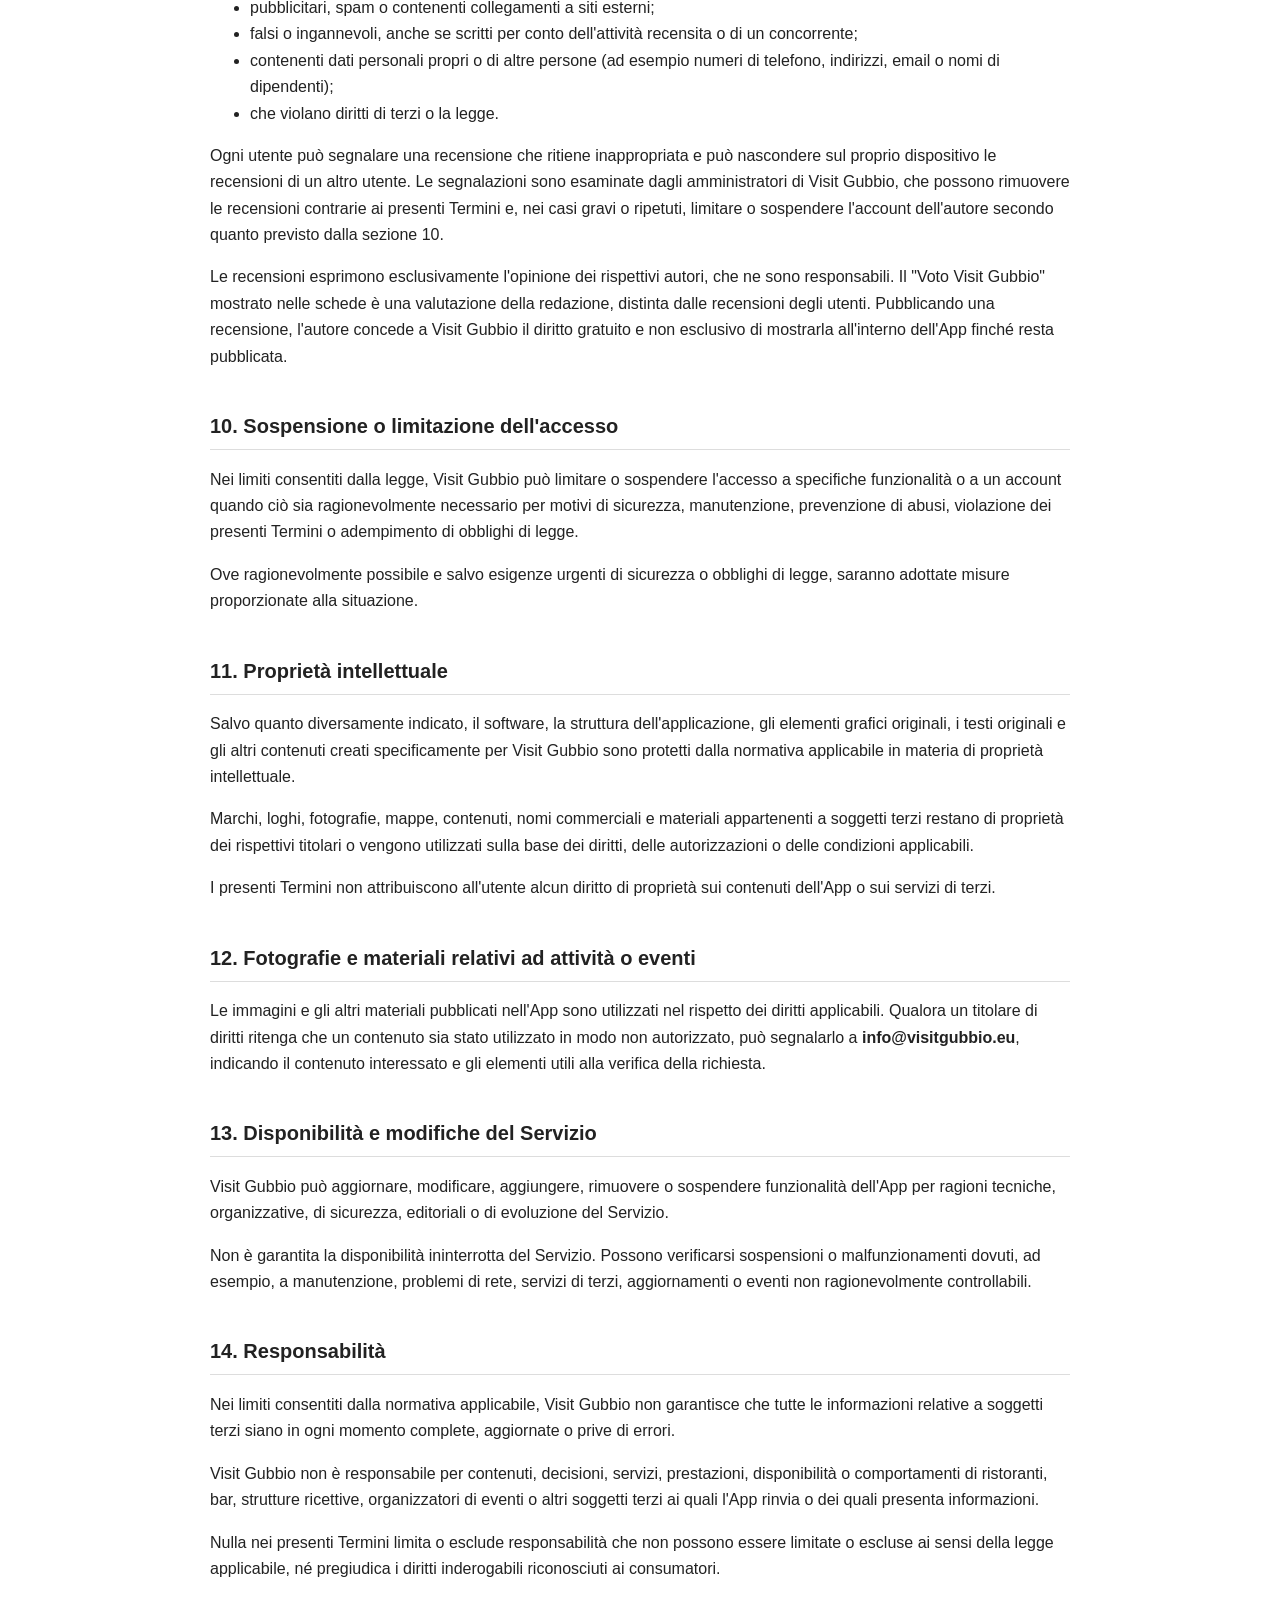
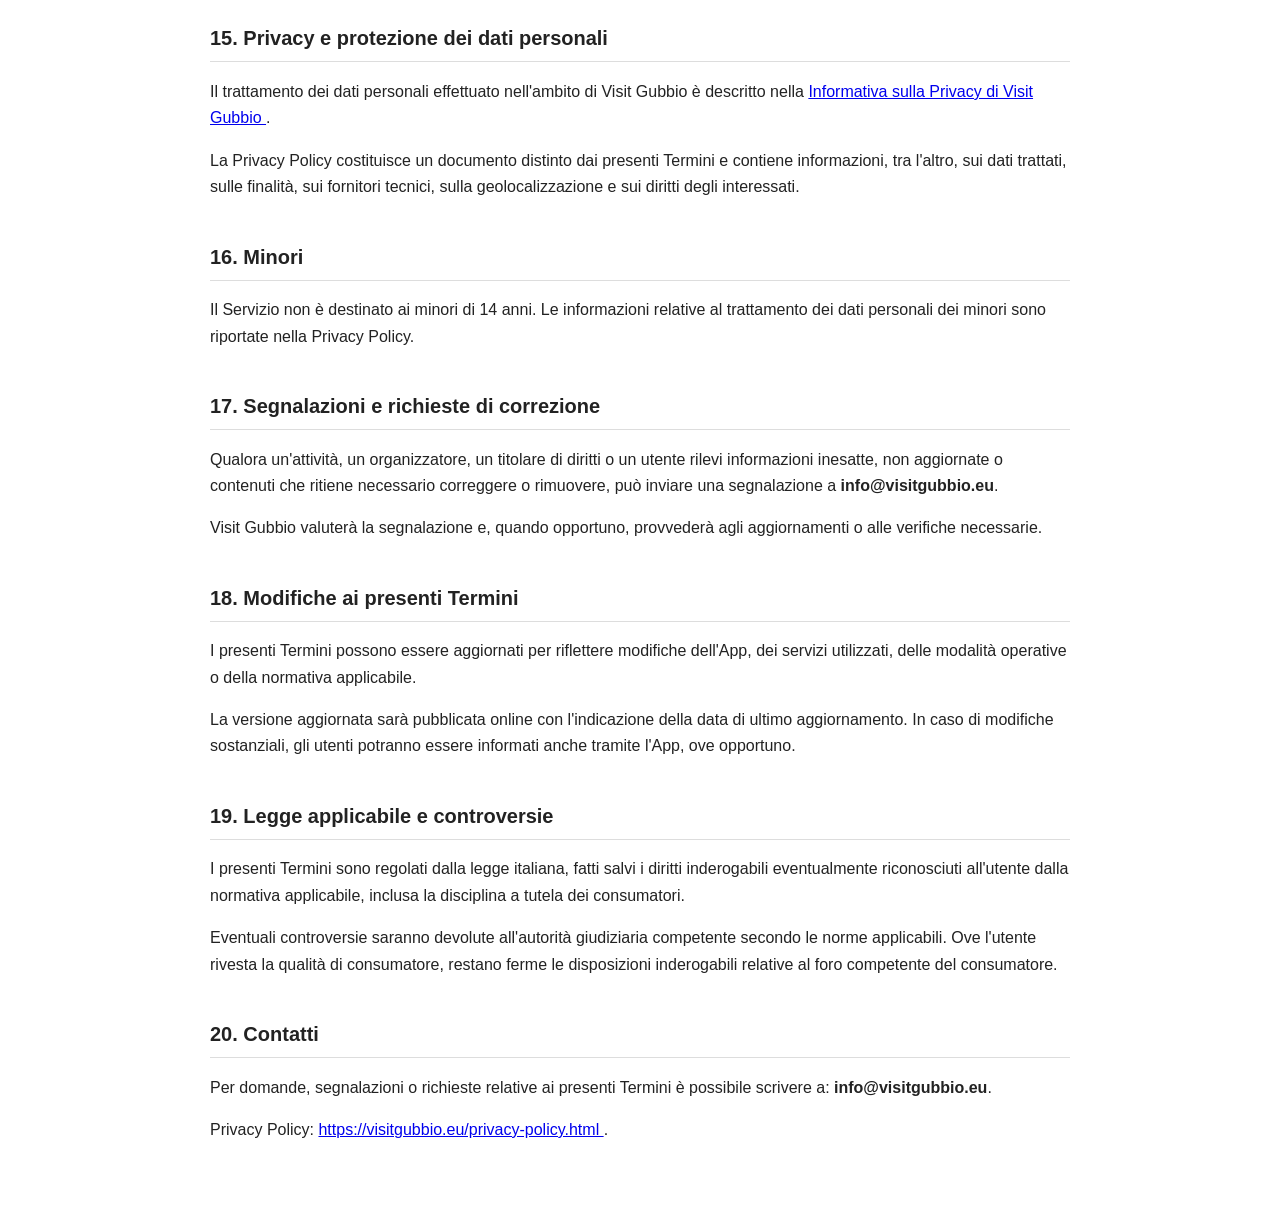
<file: terms.html>
<!DOCTYPE html>
<html lang="it">
<head>
  <meta charset="UTF-8">
  <meta name="viewport" content="width=device-width, initial-scale=1">
  <meta name="robots" content="index,follow">
  <title>Termini e Condizioni d'Uso – Visit Gubbio</title>

  <style>
    body{
      font-family:-apple-system,BlinkMacSystemFont,"Segoe UI",Roboto,Arial,sans-serif;
      line-height:1.65;
      color:#222;
      max-width:860px;
      margin:0 auto;
      padding:24px 18px 60px;
    }

    h1{
      font-size:1.9rem;
      margin-bottom:.2em;
    }

    h2{
      font-size:1.25rem;
      margin-top:2em;
      border-bottom:1px solid #ddd;
      padding-bottom:.3em;
    }

    h3{
      font-size:1.05rem;
      margin-top:1.4em;
    }

    .upd{
      color:#666;
      font-size:.9rem;
    }

    .note{
      background:#f7f7f7;
      border-left:4px solid #bbb;
      padding:10px 12px;
      margin:1em 0;
    }

    a{
      overflow-wrap:anywhere;
    }
  </style>
</head>

<body>

<h1>Termini e Condizioni d'Uso</h1>

<p class="upd">
  App: <strong>Visit Gubbio</strong> (Android / iOS / Web) –
  Ultimo aggiornamento: 4 novembre 2026
</p>

<p>
  I presenti Termini e Condizioni d'Uso ("Termini") disciplinano l'accesso e
  l'utilizzo dell'applicazione <strong>Visit Gubbio</strong> e delle relative
  funzionalità digitali (di seguito, l'"App" o il "Servizio").
</p>

<p>
  Utilizzando l'App, l'utente è tenuto a rispettare i presenti Termini.
  Qualora non intenda accettarli, è invitato a non utilizzare il Servizio.
</p>

<h2>1. Informazioni sul Servizio</h2>

<p>
  Visit Gubbio è un'applicazione dedicata alla valorizzazione e alla fruizione
  turistica del territorio di Gubbio. L'App può mostrare, a titolo
  esemplificativo, informazioni relative a eventi, itinerari, monumenti,
  punti di interesse, ristoranti, bar, strutture ricettive e altre attività
  o servizi presenti sul territorio.
</p>

<p>
  Per informazioni relative al Servizio è possibile scrivere a:
  <strong>info@visitgubbio.eu</strong>.
</p>

<h2>2. Natura informativa dei contenuti</h2>

<p>
  I contenuti presenti nell'App hanno principalmente finalità informative,
  turistiche e di orientamento.
</p>

<p>
  Visit Gubbio si impegna a mantenere le informazioni ragionevolmente
  accurate e aggiornate; tuttavia, orari, prezzi, disponibilità, programmi,
  recapiti, servizi, date degli eventi, condizioni di accesso e altre
  informazioni relative ad attività o soggetti terzi possono cambiare anche
  senza preavviso.
</p>

<p>
  Prima di effettuare spostamenti, prenotazioni, acquisti o altre attività
  sulla base di informazioni visualizzate nell'App, l'utente è invitato,
  quando opportuno, a verificarne l'attualità presso il soggetto interessato
  o tramite i relativi canali ufficiali.
</p>

<h2>3. Informazioni su luoghi, attività ed eventi</h2>

<p>
  Le schede presenti nell'App possono contenere, tra le altre informazioni,
  nome, indirizzo, descrizione, recapiti pubblici, immagini, collegamenti a
  siti web o profili social e coordinate geografiche di luoghi, attività,
  eventi o punti di interesse.
</p>

<p>
  Tali informazioni sono gestite editorialmente dagli amministratori di
  Visit Gubbio e, per quanto riguarda i dati relativi ai luoghi utilizzati
  dall'App, vengono inserite manualmente nel sistema.
</p>

<p>
  Alcuni eventi vengono importati automaticamente, una volta al giorno, dal
  feed pubblico del sito istituzionale del <strong>Comune di Gubbio</strong>.
  Questi eventi riportano sempre l'indicazione della fonte e il collegamento
  alla pagina originale, alla quale si rimanda per orari, modifiche o
  annullamenti aggiornati. Visit Gubbio non è responsabile di eventuali
  errori o variazioni delle informazioni pubblicate dalla fonte; segnalazioni
  di correzione possono essere inviate secondo quanto previsto dalla
  sezione 17.
</p>

<p>
  La presenza di un'attività, di un evento o di un luogo nell'App non implica,
  salvo espressa indicazione contraria, un rapporto di partnership,
  sponsorizzazione, approvazione o rappresentanza tra Visit Gubbio e il
  soggetto interessato.
</p>

<h2>4. Collegamenti a siti, social network e servizi di terzi</h2>

<p>
  L'App può contenere collegamenti a siti web, profili Instagram, Facebook o
  altri social network, sistemi di prenotazione, servizi di navigazione,
  recapiti telefonici o altri servizi gestiti da soggetti terzi.
</p>

<p>
  Tali collegamenti sono forniti per agevolare l'utente nell'accesso alle
  informazioni e ai servizi dei soggetti interessati. I siti e i servizi
  esterni sono gestiti autonomamente dai rispettivi titolari e sono soggetti
  ai loro termini, condizioni e informative sulla privacy.
</p>

<p>
  Visit Gubbio non controlla i contenuti, la disponibilità, la sicurezza o le
  pratiche dei servizi esterni e non è responsabile delle attività svolte
  dall'utente direttamente con soggetti terzi.
</p>

<p>
  Eventuali prenotazioni, acquisti, pagamenti o altri rapporti contrattuali
  conclusi dall'utente tramite servizi esterni intercorrono direttamente tra
  l'utente e il soggetto terzo interessato, salvo che nell'App sia
  espressamente indicato diversamente.
</p>

<h2>5. Google Maps</h2>

<div class="note">
  <strong>Avviso relativo a Google Maps:</strong> Visit Gubbio include
  funzionalità e contenuti forniti tramite Google Maps.
</div>

<p>
  L'utilizzo delle funzionalità e dei contenuti Google Maps presenti
  nell'App è soggetto alle versioni correnti dei:
</p>

<ul>
  <li>
    <a href="https://maps.google.com/help/terms_maps/"
       target="_blank" rel="noopener noreferrer">
      Termini di servizio aggiuntivi di Google Maps/Google Earth
    </a>;
  </li>
  <li>
    <a href="https://policies.google.com/privacy"
       target="_blank" rel="noopener noreferrer">
      Privacy Policy di Google
    </a>.
  </li>
</ul>

<p>
  L'utente è tenuto a rispettare tali condizioni quando utilizza le
  funzionalità Google Maps integrate nell'App.
</p>

<p>
  Le attribuzioni, i marchi, gli avvisi di copyright e gli altri elementi
  identificativi eventualmente mostrati da Google Maps restano di titolarità
  dei rispettivi aventi diritto e non devono essere rimossi, alterati o
  oscurati.
</p>

<h2>6. Posizione geografica e mappa</h2>

<p>
  Se l'utente concede il relativo permesso, l'App può utilizzare la posizione
  approssimata o precisa del dispositivo per mostrare la posizione
  dell'utente sulla mappa e agevolare l'individuazione di luoghi o punti di
  interesse nelle vicinanze.
</p>

<p>
  Il permesso di localizzazione è facoltativo e può essere revocato dalle
  impostazioni del dispositivo. Per informazioni sul trattamento dei dati di
  posizione e sugli altri dati personali si rinvia alla
  <a href="https://visitgubbio.eu/privacy-policy.html">
    Privacy Policy di Visit Gubbio
  </a>.
</p>

<h2>7. Account utente</h2>

<p>
  Alcune funzionalità del Servizio possono richiedere la creazione di un
  account. L'utente è responsabile dell'accuratezza delle informazioni
  fornite e della corretta custodia delle proprie credenziali di accesso.
</p>

<p>
  L'utente non deve consentire intenzionalmente l'uso non autorizzato del
  proprio account e deve informare Visit Gubbio, tramite l'indirizzo
  <strong>info@visitgubbio.eu</strong>, qualora venga a conoscenza di un
  utilizzo non autorizzato o di una compromissione delle proprie credenziali.
</p>

<p>
  L'utente può richiedere o effettuare la cancellazione dell'account secondo
  le modalità descritte nella Privacy Policy e nelle funzionalità disponibili
  nell'App.
</p>

<h2>8. Uso corretto del Servizio</h2>

<p>
  L'utente si impegna a utilizzare l'App in modo lecito e conforme ai presenti
  Termini. In particolare, non è consentito:
</p>

<ul>
  <li>utilizzare il Servizio per finalità illecite, fraudolente o abusive;</li>
  <li>tentare di accedere senza autorizzazione ad account, sistemi, database o aree riservate;</li>
  <li>interferire con il funzionamento, la sicurezza o la disponibilità del Servizio;</li>
  <li>aggirare o tentare di aggirare misure tecniche di sicurezza o controllo degli accessi;</li>
  <li>utilizzare automaticamente il Servizio in modo tale da comprometterne il funzionamento o violare i diritti di terzi;</li>
  <li>rimuovere o alterare avvisi di proprietà, attribuzioni o indicazioni legali presenti nell'App o nei servizi di terzi integrati.</li>
</ul>

<h2>9. Recensioni degli utenti</h2>

<p>
  Gli utenti registrati possono pubblicare una recensione (voto da 1 a 5 e
  commento facoltativo) su ristoranti, bar, hotel e itinerari presenti
  nell'App. È possibile scrivere una sola recensione per scheda e modificarla
  o eliminarla in qualsiasi momento.
</p>

<p>
  Ogni recensione è pubblicata con il nome dell'autore e l'iniziale del
  cognome indicati alla registrazione (ad esempio "Matteo R.") ed è visibile a
  tutti gli utenti registrati dell'App.
</p>

<p>
  Le recensioni devono riferirsi a un'esperienza reale ed essere scritte in
  modo rispettoso. Non sono ammessi contenuti:
</p>

<ul>
  <li>offensivi, volgari, discriminatori, minacciosi o diffamatori;</li>
  <li>pubblicitari, spam o contenenti collegamenti a siti esterni;</li>
  <li>falsi o ingannevoli, anche se scritti per conto dell'attività recensita o di un concorrente;</li>
  <li>contenenti dati personali propri o di altre persone (ad esempio numeri di telefono, indirizzi, email o nomi di dipendenti);</li>
  <li>che violano diritti di terzi o la legge.</li>
</ul>

<p>
  Ogni utente può segnalare una recensione che ritiene inappropriata e può
  nascondere sul proprio dispositivo le recensioni di un altro utente. Le
  segnalazioni sono esaminate dagli amministratori di Visit Gubbio, che
  possono rimuovere le recensioni contrarie ai presenti Termini e, nei casi
  gravi o ripetuti, limitare o sospendere l'account dell'autore secondo quanto
  previsto dalla sezione 10.
</p>

<p>
  Le recensioni esprimono esclusivamente l'opinione dei rispettivi autori, che
  ne sono responsabili. Il "Voto Visit Gubbio" mostrato nelle schede è una
  valutazione della redazione, distinta dalle recensioni degli utenti.
  Pubblicando una recensione, l'autore concede a Visit Gubbio il diritto
  gratuito e non esclusivo di mostrarla all'interno dell'App finché resta
  pubblicata.
</p>

<h2>10. Sospensione o limitazione dell'accesso</h2>

<p>
  Nei limiti consentiti dalla legge, Visit Gubbio può limitare o sospendere
  l'accesso a specifiche funzionalità o a un account quando ciò sia
  ragionevolmente necessario per motivi di sicurezza, manutenzione,
  prevenzione di abusi, violazione dei presenti Termini o adempimento di
  obblighi di legge.
</p>

<p>
  Ove ragionevolmente possibile e salvo esigenze urgenti di sicurezza o
  obblighi di legge, saranno adottate misure proporzionate alla situazione.
</p>

<h2>11. Proprietà intellettuale</h2>

<p>
  Salvo quanto diversamente indicato, il software, la struttura
  dell'applicazione, gli elementi grafici originali, i testi originali e gli
  altri contenuti creati specificamente per Visit Gubbio sono protetti dalla
  normativa applicabile in materia di proprietà intellettuale.
</p>

<p>
  Marchi, loghi, fotografie, mappe, contenuti, nomi commerciali e materiali
  appartenenti a soggetti terzi restano di proprietà dei rispettivi titolari
  o vengono utilizzati sulla base dei diritti, delle autorizzazioni o delle
  condizioni applicabili.
</p>

<p>
  I presenti Termini non attribuiscono all'utente alcun diritto di proprietà
  sui contenuti dell'App o sui servizi di terzi.
</p>

<h2>12. Fotografie e materiali relativi ad attività o eventi</h2>

<p>
  Le immagini e gli altri materiali pubblicati nell'App sono utilizzati nel
  rispetto dei diritti applicabili. Qualora un titolare di diritti ritenga
  che un contenuto sia stato utilizzato in modo non autorizzato, può
  segnalarlo a <strong>info@visitgubbio.eu</strong>, indicando il
  contenuto interessato e gli elementi utili alla verifica della richiesta.
</p>

<h2>13. Disponibilità e modifiche del Servizio</h2>

<p>
  Visit Gubbio può aggiornare, modificare, aggiungere, rimuovere o sospendere
  funzionalità dell'App per ragioni tecniche, organizzative, di sicurezza,
  editoriali o di evoluzione del Servizio.
</p>

<p>
  Non è garantita la disponibilità ininterrotta del Servizio. Possono
  verificarsi sospensioni o malfunzionamenti dovuti, ad esempio, a
  manutenzione, problemi di rete, servizi di terzi, aggiornamenti o eventi
  non ragionevolmente controllabili.
</p>

<h2>14. Responsabilità</h2>

<p>
  Nei limiti consentiti dalla normativa applicabile, Visit Gubbio non
  garantisce che tutte le informazioni relative a soggetti terzi siano in
  ogni momento complete, aggiornate o prive di errori.
</p>

<p>
  Visit Gubbio non è responsabile per contenuti, decisioni, servizi,
  prestazioni, disponibilità o comportamenti di ristoranti, bar, strutture
  ricettive, organizzatori di eventi o altri soggetti terzi ai quali l'App
  rinvia o dei quali presenta informazioni.
</p>

<p>
  Nulla nei presenti Termini limita o esclude responsabilità che non possono
  essere limitate o escluse ai sensi della legge applicabile, né pregiudica i
  diritti inderogabili riconosciuti ai consumatori.
</p>

<h2>15. Privacy e protezione dei dati personali</h2>

<p>
  Il trattamento dei dati personali effettuato nell'ambito di Visit Gubbio è
  descritto nella
  <a href="https://visitgubbio.eu/privacy-policy.html">
    Informativa sulla Privacy di Visit Gubbio
  </a>.
</p>

<p>
  La Privacy Policy costituisce un documento distinto dai presenti Termini e
  contiene informazioni, tra l'altro, sui dati trattati, sulle finalità, sui
  fornitori tecnici, sulla geolocalizzazione e sui diritti degli interessati.
</p>

<h2>16. Minori</h2>

<p>
  Il Servizio non è destinato ai minori di 14 anni. Le informazioni relative
  al trattamento dei dati personali dei minori sono riportate nella Privacy
  Policy.
</p>

<h2>17. Segnalazioni e richieste di correzione</h2>

<p>
  Qualora un'attività, un organizzatore, un titolare di diritti o un utente
  rilevi informazioni inesatte, non aggiornate o contenuti che ritiene
  necessario correggere o rimuovere, può inviare una segnalazione a
  <strong>info@visitgubbio.eu</strong>.
</p>

<p>
  Visit Gubbio valuterà la segnalazione e, quando opportuno, provvederà agli
  aggiornamenti o alle verifiche necessarie.
</p>

<h2>18. Modifiche ai presenti Termini</h2>

<p>
  I presenti Termini possono essere aggiornati per riflettere modifiche
  dell'App, dei servizi utilizzati, delle modalità operative o della normativa
  applicabile.
</p>

<p>
  La versione aggiornata sarà pubblicata online con l'indicazione della data
  di ultimo aggiornamento. In caso di modifiche sostanziali, gli utenti
  potranno essere informati anche tramite l'App, ove opportuno.
</p>

<h2>19. Legge applicabile e controversie</h2>

<p>
  I presenti Termini sono regolati dalla legge italiana, fatti salvi i diritti
  inderogabili eventualmente riconosciuti all'utente dalla normativa
  applicabile, inclusa la disciplina a tutela dei consumatori.
</p>

<p>
  Eventuali controversie saranno devolute all'autorità giudiziaria competente
  secondo le norme applicabili. Ove l'utente rivesta la qualità di
  consumatore, restano ferme le disposizioni inderogabili relative al foro
  competente del consumatore.
</p>

<h2>20. Contatti</h2>

<p>
  Per domande, segnalazioni o richieste relative ai presenti Termini è
  possibile scrivere a:
  <strong>info@visitgubbio.eu</strong>.
</p>

<p>
  Privacy Policy:
  <a href="https://visitgubbio.eu/privacy-policy.html">
    https://visitgubbio.eu/privacy-policy.html
  </a>.
</p>

</body>
</html>
</file>
<file: home.css>
/* ============================================================
   VISIT GUBBIO — Home
   Palette coerente con lib/theme/app_colors.dart
   e con le pagine reset-password / confirm-email
   ============================================================ */

:root {
  --rosso-gubbio: #b13b2e;
  --rosso-scuro: #9a3226;
  --blu-notte: #162b3d;
  --tortora: #b8a48f;
  --avorio: #f7f4ef;
  --grigio-chiaro: #e5e1db;
  --text-muted: #736c64;

  --radius: 16px;
  --shadow: 0 10px 30px rgba(22, 43, 61, 0.12);
  --sans: -apple-system, BlinkMacSystemFont, "Segoe UI", Roboto, "Helvetica Neue", Arial, sans-serif;
  --serif: Georgia, "Times New Roman", serif;
}

* {
  box-sizing: border-box;
}

body {
  margin: 0;
  font-family: var(--sans);
  background: linear-gradient(180deg, var(--avorio) 0%, var(--grigio-chiaro) 100%);
  color: var(--blu-notte);
  min-height: 100vh;
  padding: 20px;
}

.page {
  width: 100%;
  max-width: 880px;
  margin: 0 auto;
  display: flex;
  flex-direction: column;
  align-items: center;
  gap: 20px;
}

/* Selettore lingua */
.lang-switch {
  display: flex;
  justify-content: center;
  gap: 6px;
}

.lang-switch button {
  border: 1px solid #d8d3cb;
  background: #ffffff;
  color: var(--blu-notte);
  font: 700 12px/1 var(--sans);
  letter-spacing: 0.4px;
  padding: 8px 12px;
  border-radius: 999px;
  cursor: pointer;
}

.lang-switch button[aria-pressed="true"] {
  background: var(--rosso-gubbio);
  border-color: var(--rosso-gubbio);
  color: #ffffff;
}

/* Hero */
.hero {
  position: relative;
  width: 100%;
  background: #ffffff;
  border-radius: var(--radius);
  box-shadow: var(--shadow);
  padding: 36px 32px 40px;
  display: flex;
  flex-direction: column;
  align-items: center;
  text-align: center;
}

/* Patrocinio del Comune di Gubbio, in alto a destra nel riquadro: è in
   posizione assoluta, quindi non sposta gli altri elementi. */
.patrocinio {
  position: absolute;
  top: 16px;
  right: 18px;
  display: flex;
  flex-direction: column;
  align-items: center;
  gap: 4px;
  max-width: 150px;
  text-align: center;
  text-decoration: none;
}

.patrocinio span {
  font: 600 11px/1.25 var(--sans);
  letter-spacing: 0.2px;
  color: #736c64;
}

.patrocinio img {
  width: 100px;
  height: auto;
}

.logo {
  width: 200px;
  height: auto;
  margin-bottom: 20px;
}

h1,
h2,
h3 {
  font-family: var(--serif);
  font-weight: 700;
  color: var(--blu-notte);
}

h1 {
  font-size: 34px;
  line-height: 1.15;
  margin: 0 0 12px;
}

.subtitle {
  font-size: 16px;
  line-height: 1.55;
  color: var(--text-muted);
  max-width: 500px;
  margin: 0 0 28px;
}

/* Pulsanti store */
.stores {
  width: 100%;
  max-width: 460px;
  display: grid;
  grid-template-columns: 1fr 1fr;
  gap: 12px;
}

.store {
  display: flex;
  flex-direction: column;
  align-items: center;
  justify-content: center;
  gap: 3px;
  padding: 13px 16px;
  min-height: 64px;
  border-radius: 10px;
  background: var(--rosso-gubbio);
  color: #ffffff;
  text-decoration: none;
  transition: background 0.15s ease;
}

.store:hover {
  background: var(--rosso-scuro);
}

.store:focus-visible,
.lang-switch button:focus-visible,
.footer a:focus-visible {
  outline: 3px solid rgba(177, 59, 46, 0.35);
  outline-offset: 2px;
}

.store + .store {
  background: var(--blu-notte);
}

.store + .store:hover {
  background: #0f1f2d;
}

.store-small {
  font-size: 12px;
  line-height: 1.2;
  opacity: 0.9;
}

.store-name {
  font-size: 18px;
  line-height: 1.2;
  font-weight: 700;
}

/* Link non ancora impostato */
.store.is-coming,
.store.is-coming:hover {
  background: var(--grigio-chiaro);
  color: var(--text-muted);
  cursor: default;
}

/* Funzionalità */
.features {
  width: 100%;
  padding: 16px 0 4px;
}

h2 {
  font-size: 24px;
  text-align: center;
  margin: 0 0 20px;
}

.feature-grid {
  list-style: none;
  margin: 0;
  padding: 0;
  display: grid;
  grid-template-columns: repeat(3, 1fr);
  gap: 14px;
}

.feature-grid li {
  background: #ffffff;
  border-radius: var(--radius);
  box-shadow: 0 4px 14px rgba(22, 43, 61, 0.07);
  padding: 20px 18px;
  text-align: center;
}

.feature-grid img {
  width: 96px;
  height: 96px;
  object-fit: contain;
}

h3 {
  font-size: 18px;
  margin: 8px 0 6px;
}

.feature-grid p {
  font-size: 14px;
  line-height: 1.5;
  color: var(--text-muted);
  margin: 0;
}

/* Footer */
.footer {
  text-align: center;
  font-size: 13px;
  color: var(--text-muted);
  padding-bottom: 12px;
}

.footer p {
  margin: 0 0 6px;
}

.footer a {
  color: var(--rosso-gubbio);
  font-weight: 600;
  text-decoration: none;
  display: inline-block;
  padding: 6px 4px;
}

.footer a:hover {
  text-decoration: underline;
}

@media (max-width: 680px) {
  .feature-grid {
    grid-template-columns: repeat(2, 1fr);
    gap: 10px;
  }

  .feature-grid li {
    padding: 16px 12px;
  }
}

@media (max-width: 420px) {
  body {
    padding: 14px;
  }

  .hero {
    padding: 28px 20px 28px;
  }

  .logo {
    width: 170px;
  }

  .patrocinio {
    top: 12px;
    right: 10px;
    max-width: 80px;
    gap: 3px;
  }

  .patrocinio span {
    font-size: 9px;
  }

  .patrocinio img {
    width: 66px;
  }

  h1 {
    font-size: 28px;
  }

  .stores {
    grid-template-columns: 1fr;
  }
}

/* ============================================================
   Animazioni e sezioni interattive
   ============================================================ */

html {
  scroll-behavior: smooth;
}

html:has(dialog[open]) {
  overflow: hidden;
}

body {
  overflow-x: clip;
}

/* Sfondo: due aloni caldi che si muovono piano */
body::before,
body::after {
  content: "";
  position: fixed;
  z-index: -1;
  width: 46vmax;
  height: 46vmax;
  border-radius: 50%;
  filter: blur(70px);
  pointer-events: none;
  animation: drift 18s ease-in-out infinite alternate;
}

body::before {
  top: -16vmax;
  left: -14vmax;
  background: rgba(177, 59, 46, 0.13);
}

body::after {
  right: -14vmax;
  bottom: -16vmax;
  background: rgba(184, 164, 143, 0.32);
  animation-delay: -9s;
}

@keyframes drift {
  to {
    transform: translate(7vmax, 5vmax) scale(1.14);
  }
}

/* Entrata in pagina */
.js .enter {
  opacity: 0;
  animation: fade-up 0.7s cubic-bezier(0.2, 0.8, 0.2, 1) var(--d, 0ms) forwards;
}

@keyframes fade-up {
  from {
    opacity: 0;
    transform: translateY(22px);
  }
  to {
    opacity: 1;
    transform: none;
  }
}

.logo {
  animation: logo-in 0.9s cubic-bezier(0.2, 0.9, 0.25, 1.2) 0.1s backwards,
    float 5s ease-in-out 1.1s infinite;
}

@keyframes logo-in {
  from {
    opacity: 0;
    transform: scale(0.72);
  }
}

@keyframes float {
  50% {
    transform: translateY(-7px);
  }
}

/* Comparsa allo scorrimento */
.js .reveal {
  opacity: 0;
  transform: translateY(30px);
  transition: opacity 0.65s ease var(--d, 0ms),
    transform 0.65s cubic-bezier(0.2, 0.8, 0.2, 1) var(--d, 0ms);
}

.js .reveal.in {
  opacity: 1;
  transform: none;
}

/* Store */
.store {
  position: relative;
  overflow: hidden;
  transition: background 0.15s ease, transform 0.2s ease, box-shadow 0.2s ease;
}

.store:not(.is-coming):hover {
  transform: translateY(-3px);
  box-shadow: 0 10px 20px rgba(22, 43, 61, 0.22);
}

.store:not(.is-coming)::after {
  content: "";
  position: absolute;
  top: 0;
  bottom: 0;
  left: -60%;
  width: 40%;
  background: linear-gradient(100deg, transparent, rgba(255, 255, 255, 0.28), transparent);
  transform: skewX(-18deg);
  transition: left 0.55s ease;
}

.store:not(.is-coming):hover::after {
  left: 125%;
}

.store:not(.is-coming):active {
  transform: scale(0.97);
}

.hero-contact {
  margin-top: 20px;
  color: var(--rosso-gubbio);
  font-size: 14px;
  font-weight: 600;
  text-decoration: none;
  padding: 6px 4px;
}

.hero-contact:hover {
  text-decoration: underline;
}

.arrow-down {
  display: inline-block;
  animation: bounce 1.6s ease-in-out infinite;
}

@keyframes bounce {
  50% {
    transform: translateY(4px);
  }
}

/* Card funzionalità */
.feature-grid li {
  background: none;
  box-shadow: none;
  padding: 0;
  display: flex;
}

.feature {
  width: 100%;
  border: 0;
  font: inherit;
  color: inherit;
  cursor: pointer;
  background: #ffffff;
  border-radius: var(--radius);
  box-shadow: 0 4px 14px rgba(22, 43, 61, 0.07);
  padding: 20px 18px 16px;
  text-align: center;
  display: flex;
  flex-direction: column;
  align-items: center;
  transition: transform 0.25s cubic-bezier(0.2, 0.8, 0.2, 1), box-shadow 0.25s ease;
}

.feature img {
  transition: transform 0.35s cubic-bezier(0.2, 0.9, 0.25, 1.4);
}

.feature p {
  flex: 1;
}

.feature:hover,
.feature:focus-visible {
  transform: translateY(-6px);
  box-shadow: 0 16px 30px rgba(22, 43, 61, 0.15);
}

.feature:hover img,
.feature:focus-visible img {
  transform: scale(1.14) rotate(-4deg);
}

.feature:active {
  transform: scale(0.98);
}

.feature:focus-visible,
.btn:focus-visible,
.btn-outline:focus-visible,
.dialog-close:focus-visible,
.hero-contact:focus-visible {
  outline: 3px solid rgba(177, 59, 46, 0.35);
  outline-offset: 2px;
}

.more {
  margin-top: 12px;
  font-size: 13px;
  font-weight: 700;
  color: var(--rosso-gubbio);
}

.more span:last-child {
  display: inline-block;
  transition: transform 0.2s ease;
}

.feature:hover .more span:last-child {
  transform: translateX(5px);
}

/* Bottoni */
.btn,
.btn-outline {
  display: block;
  text-align: center;
  border-radius: 12px;
  font: 700 14.5px/1.2 var(--sans);
  padding: 13px 18px;
  text-decoration: none;
  cursor: pointer;
  transition: background 0.15s ease, color 0.15s ease, transform 0.2s ease, box-shadow 0.2s ease;
}

.btn {
  background: var(--rosso-gubbio);
  color: #ffffff;
}

.btn:hover {
  background: var(--rosso-scuro);
  transform: translateY(-2px);
  box-shadow: 0 8px 18px rgba(177, 59, 46, 0.28);
}

.btn-outline {
  background: #ffffff;
  color: var(--rosso-gubbio);
  border: 1.5px solid var(--rosso-gubbio);
  white-space: nowrap;
}

.btn-outline:hover {
  background: var(--rosso-gubbio);
  color: #ffffff;
}

.btn:active,
.btn-outline:active {
  transform: scale(0.97);
}

/* Contatti */
.contacts {
  width: 100%;
  scroll-margin-top: 20px;
  padding-top: 20px;
  display: flex;
  flex-direction: column;
  gap: 14px;
}

.contact-hero {
  padding: 26px 24px;
  text-align: center;
  border-radius: 24px;
  background: linear-gradient(135deg, rgba(184, 164, 143, 0.45), #ffffff);
}

.contact-hero h2 {
  margin: 14px 0 10px;
}

.contact-hero p {
  max-width: 520px;
  margin: 0 auto;
  font-size: 15px;
  line-height: 1.55;
}

.faces {
  display: flex;
  justify-content: center;
  align-items: center;
}

.face {
  display: grid;
  place-items: center;
  width: 56px;
  height: 56px;
  font-size: 28px;
  border-radius: 50%;
  border: 3px solid #ffffff;
  box-shadow: 0 3px 8px rgba(0, 0, 0, 0.08);
}

.face-left {
  background: #ffe9b8;
  margin-right: -8px;
}

.face-right {
  background: #d7ecdd;
  margin-left: -8px;
}

.face-main {
  position: relative;
  z-index: 1;
  width: 72px;
  height: 72px;
  font-size: 36px;
  background: #ffd9d2;
}

.js .contact-hero .face {
  transform: scale(0);
}

.js .contact-hero.in .face {
  animation: pop 0.55s cubic-bezier(0.2, 0.9, 0.25, 1.5) 0.25s forwards;
}

.js .contact-hero.in .face-main {
  animation: pop 0.55s cubic-bezier(0.2, 0.9, 0.25, 1.5) 0.1s forwards,
    wave 1.5s ease-in-out 0.8s 2;
}

@keyframes pop {
  to {
    transform: scale(1);
  }
}

@keyframes wave {
  0%,
  100% {
    transform: rotate(0);
  }
  25%,
  75% {
    transform: rotate(14deg);
  }
  50% {
    transform: rotate(-10deg);
  }
}

.invite-grid {
  display: grid;
  grid-template-columns: 1fr 1fr;
  gap: 14px;
}

.invite {
  background: #ffffff;
  border-radius: 22px;
  padding: 20px;
  box-shadow: 0 8px 16px rgba(22, 43, 61, 0.06);
  display: flex;
  flex-direction: column;
}

.invite-head {
  display: flex;
  align-items: center;
  gap: 14px;
}

.invite-head h3 {
  margin: 0;
  font-size: 19px;
  line-height: 1.15;
}

.invite-icon {
  flex: none;
  display: grid;
  place-items: center;
  width: 50px;
  height: 50px;
  font-size: 26px;
  border-radius: 50%;
}

.icon-join {
  background: #fff1e0;
}

.icon-help {
  background: #e6f2ea;
}

.invite p {
  flex: 1;
  margin: 12px 0 16px;
  font-size: 14.5px;
  line-height: 1.5;
  color: var(--text-muted);
}

.email-card {
  background: #ffffff;
  border-radius: 22px;
  padding: 18px 20px;
  box-shadow: 0 8px 16px rgba(22, 43, 61, 0.06);
  display: flex;
  align-items: center;
  justify-content: space-between;
  gap: 16px;
}

.email-label {
  margin: 0 0 4px;
  font-size: 12px;
  font-weight: 700;
  letter-spacing: 0.8px;
  color: var(--text-muted);
}

.email-address {
  margin: 0;
  font-size: 17px;
  font-weight: 700;
  overflow-wrap: anywhere;
}

.thanks {
  margin: 8px 0 0;
  text-align: center;
  font-family: var(--serif);
  font-style: italic;
  font-size: 16px;
  color: var(--text-muted);
}

/* Dialog */
dialog {
  width: min(440px, calc(100vw - 32px));
  max-height: calc(100dvh - 32px);
  overflow-y: auto;
  border: 0;
  border-radius: 24px;
  padding: 32px 26px 26px;
  text-align: center;
  color: var(--blu-notte);
  box-shadow: 0 30px 70px rgba(22, 43, 61, 0.35);
}

dialog[open] {
  animation: dialog-in 0.42s cubic-bezier(0.2, 0.9, 0.25, 1.25);
}

dialog[open]::backdrop {
  background: rgba(22, 43, 61, 0.5);
  backdrop-filter: blur(4px);
  animation: backdrop-in 0.3s ease;
}

dialog.closing {
  animation: dialog-out 0.22s ease forwards;
}

dialog.closing::backdrop {
  animation: backdrop-out 0.22s ease forwards;
}

@keyframes dialog-in {
  from {
    opacity: 0;
    transform: translateY(36px) scale(0.9);
  }
}

@keyframes dialog-out {
  to {
    opacity: 0;
    transform: translateY(18px) scale(0.95);
  }
}

@keyframes backdrop-in {
  from {
    opacity: 0;
  }
}

@keyframes backdrop-out {
  to {
    opacity: 0;
  }
}

dialog img {
  width: 150px;
  height: 150px;
  object-fit: contain;
}

dialog[open] img {
  animation: pop-img 0.6s cubic-bezier(0.2, 0.9, 0.25, 1.4) 0.08s backwards;
}

@keyframes pop-img {
  from {
    opacity: 0;
    transform: scale(0.5) rotate(-10deg);
  }
}

dialog h3 {
  font-size: 24px;
  margin: 10px 0 10px;
}

dialog p {
  font-size: 15px;
  line-height: 1.6;
  color: var(--text-muted);
  margin: 0 0 22px;
}

.dialog-close {
  position: absolute;
  top: 12px;
  right: 12px;
  width: 40px;
  height: 40px;
  border: 0;
  border-radius: 50%;
  background: var(--avorio);
  color: var(--blu-notte);
  font-size: 24px;
  line-height: 1;
  cursor: pointer;
  transition: transform 0.25s ease, background 0.15s ease;
}

.dialog-close:hover {
  background: var(--grigio-chiaro);
  transform: rotate(90deg);
}

/* Avviso "indirizzo copiato" */
.toast {
  position: fixed;
  left: 50%;
  bottom: 24px;
  z-index: 10;
  max-width: calc(100vw - 32px);
  padding: 12px 20px;
  border-radius: 999px;
  background: var(--blu-notte);
  color: #ffffff;
  font-size: 14px;
  font-weight: 600;
  opacity: 0;
  transform: translate(-50%, 24px);
  pointer-events: none;
  transition: opacity 0.25s ease, transform 0.3s cubic-bezier(0.2, 0.9, 0.25, 1.3);
}

.toast.show {
  opacity: 1;
  transform: translate(-50%, 0);
}

@media (max-width: 680px) {
  .invite-grid {
    grid-template-columns: 1fr;
  }

  .email-card {
    flex-direction: column;
    align-items: stretch;
    text-align: center;
  }

  .feature {
    padding: 16px 12px 14px;
  }
}

@media (prefers-reduced-motion: reduce) {
  html {
    scroll-behavior: auto;
  }

  *,
  *::before,
  *::after {
    animation: none !important;
    transition: none !important;
  }

  .js .enter,
  .js .reveal,
  .js .contact-hero .face {
    opacity: 1;
    transform: none;
  }
}

/* ============================================================
   Banner sostenitori (home)
   ============================================================ */

.sponsor-banner {
  position: relative;
  overflow: hidden;
  width: 100%;
  margin-top: 20px;
  padding: 30px 28px;
  display: flex;
  align-items: center;
  justify-content: space-between;
  gap: 24px;
  border-radius: 24px;
  color: #ffffff;
  text-decoration: none;
  background: linear-gradient(120deg, var(--blu-notte) 0%, #24405a 55%, var(--rosso-gubbio) 135%);
  box-shadow: 0 14px 30px rgba(22, 43, 61, 0.24);
}

.js .sponsor-banner.reveal.in {
  transition: transform 0.25s cubic-bezier(0.2, 0.8, 0.2, 1), box-shadow 0.25s ease;
}

.sponsor-banner::after {
  content: "";
  position: absolute;
  top: 0;
  bottom: 0;
  left: -45%;
  width: 30%;
  background: linear-gradient(100deg, transparent, rgba(255, 255, 255, 0.14), transparent);
  transform: skewX(-18deg);
  animation: sheen 5s ease-in-out 1s infinite;
}

@keyframes sheen {
  40%,
  100% {
    left: 125%;
  }
}

.sponsor-banner:hover {
  transform: translateY(-4px) !important;
  box-shadow: 0 20px 38px rgba(22, 43, 61, 0.32);
}

.sponsor-banner:focus-visible {
  outline: 3px solid rgba(177, 59, 46, 0.45);
  outline-offset: 3px;
}

.sponsor-banner h2 {
  margin: 0 0 8px;
  text-align: left;
  color: #ffffff;
}

.sponsor-banner p {
  margin: 0;
  font-size: 15px;
  line-height: 1.55;
  max-width: 520px;
  opacity: 0.88;
}

.banner-cta {
  flex: none;
  z-index: 1;
  padding: 13px 20px;
  border-radius: 12px;
  background: #ffffff;
  color: var(--rosso-gubbio);
  font-size: 14.5px;
  font-weight: 700;
}

.banner-cta span {
  display: inline-block;
  transition: transform 0.2s ease;
}

.sponsor-banner:hover .banner-cta span {
  transform: translateX(5px);
}

/* ============================================================
   Pagina sostenitori
   ============================================================ */

.topbar {
  width: 100%;
  display: flex;
  align-items: center;
  justify-content: space-between;
  gap: 12px;
  flex-wrap: wrap;
}

.back-link {
  color: var(--rosso-gubbio);
  font-size: 14px;
  font-weight: 700;
  text-decoration: none;
  padding: 8px 4px;
}

.back-link:hover {
  text-decoration: underline;
}

.sponsor-header {
  text-align: center;
  display: flex;
  flex-direction: column;
  align-items: center;
}

.sponsor-logo {
  width: 110px;
  height: auto;
  margin-bottom: 14px;
}

.sponsor-header .subtitle {
  margin-bottom: 8px;
}

.sponsor-section {
  width: 100%;
}

.sponsor-grid {
  list-style: none;
  margin: 0;
  padding: 0;
  display: grid;
  grid-template-columns: repeat(auto-fill, minmax(160px, 1fr));
  gap: 14px;
}

.sponsor-item {
  display: flex;
  animation: tile-in 0.55s cubic-bezier(0.2, 0.9, 0.25, 1.2) calc(var(--i) * 45ms) backwards;
}

@keyframes tile-in {
  from {
    opacity: 0;
    transform: translateY(20px) scale(0.92);
  }
}

.sponsor-tile {
  width: 100%;
  border: 0;
  font: inherit;
  color: inherit;
  cursor: pointer;
  background: #ffffff;
  border-radius: var(--radius);
  box-shadow: 0 4px 14px rgba(22, 43, 61, 0.07);
  padding: 16px 12px;
  display: flex;
  flex-direction: column;
  align-items: center;
  gap: 12px;
  transition: transform 0.25s cubic-bezier(0.2, 0.8, 0.2, 1), box-shadow 0.25s ease;
}

.sponsor-tile:hover,
.sponsor-tile:focus-visible {
  transform: translateY(-6px);
  box-shadow: 0 16px 30px rgba(22, 43, 61, 0.15);
}

.sponsor-tile:active {
  transform: scale(0.97);
}

.sponsor-tile:focus-visible,
.back-link:focus-visible {
  outline: 3px solid rgba(177, 59, 46, 0.35);
  outline-offset: 2px;
}

.sponsor-mark {
  position: relative;
  display: block;
  width: 100%;
  height: 112px;
  overflow: hidden;
  border-radius: 12px;
  background: #ffffff;
}

.sponsor-mark img {
  position: absolute;
  inset: 0;
  width: 100%;
  height: 100%;
  object-fit: contain;
  background: #ffffff;
  transition: transform 0.35s ease;
}

.sponsor-tile:hover .sponsor-mark img {
  transform: scale(1.08);
}

.sponsor-initial {
  position: absolute;
  inset: 0;
  display: grid;
  place-items: center;
  border-radius: 12px;
  background: var(--avorio);
  font: 700 42px/1 var(--serif);
  color: var(--tortora);
}

.sponsor-name {
  font: 700 15.5px/1.25 var(--serif);
  text-align: center;
  overflow-wrap: anywhere;
}

.sponsor-skeleton {
  height: 178px;
  border-radius: var(--radius);
  background: linear-gradient(100deg, #ffffff 30%, var(--avorio) 50%, #ffffff 70%);
  background-size: 220% 100%;
  animation: shimmer 1.3s linear infinite;
}

@keyframes shimmer {
  from {
    background-position: 120% 0;
  }
  to {
    background-position: -120% 0;
  }
}

.sponsor-message {
  margin: 0;
  padding: 36px 20px;
  background: #ffffff;
  border-radius: var(--radius);
  text-align: center;
  font-size: 15px;
  color: var(--text-muted);
}

.dialog-logo {
  display: flex;
  justify-content: center;
  margin-top: 16px;
}

.dialog-logo .sponsor-mark {
  width: 100%;
  max-width: 320px;
  height: 170px;
}

dialog[open] .dialog-logo .sponsor-mark {
  animation: pop-img 0.6s cubic-bezier(0.2, 0.9, 0.25, 1.4) 0.08s backwards;
}

dialog h3 {
  overflow-wrap: anywhere;
  padding: 0 8px;
}

dialog p {
  white-space: pre-line;
}

dialog p[hidden],
dialog .btn[hidden] {
  display: none;
}

.join-banner {
  width: 100%;
  margin-top: 20px;
  padding: 26px 24px;
  text-align: center;
  border-radius: 24px;
  background: linear-gradient(135deg, rgba(184, 164, 143, 0.45), #ffffff);
}

.join-banner h2 {
  margin-bottom: 8px;
}

.join-banner p {
  margin: 0 0 18px;
  font-size: 15px;
  line-height: 1.55;
}

.join-banner .btn {
  display: inline-block;
}

@media (max-width: 680px) {
  .sponsor-banner {
    flex-direction: column;
    align-items: stretch;
    text-align: center;
    padding: 26px 22px;
  }

  .sponsor-banner h2 {
    text-align: center;
  }

  .banner-cta {
    text-align: center;
  }
}

@media (max-width: 420px) {
  .sponsor-grid {
    grid-template-columns: repeat(2, 1fr);
    gap: 10px;
  }

  .sponsor-mark {
    height: 92px;
  }
}

/* Riduzione movimento: vale anche per gli elementi qui sopra */
@media (prefers-reduced-motion: reduce) {
  .sponsor-item,
  .sponsor-skeleton,
  .sponsor-banner::after {
    animation: none !important;
  }

  .sponsor-tile,
  .sponsor-banner {
    transition: none !important;
  }
}

/* ============================================================
   Banner e pagina "Chi siamo"
   ============================================================ */

.about-banner {
  width: 100%;
  padding: 22px 26px;
  display: flex;
  align-items: center;
  gap: 22px;
  border-radius: 24px;
  color: var(--blu-notte);
  text-decoration: none;
  background: linear-gradient(120deg, #fff1e0 0%, #ffffff 60%, #e6f2ea 130%);
  box-shadow: 0 8px 20px rgba(22, 43, 61, 0.09);
}

.js .about-banner.reveal.in {
  transition: transform 0.25s cubic-bezier(0.2, 0.8, 0.2, 1), box-shadow 0.25s ease;
}

.about-banner:hover {
  transform: translateY(-4px) rotate(-0.4deg) !important;
  box-shadow: 0 16px 30px rgba(22, 43, 61, 0.16);
}

.about-banner:focus-visible {
  outline: 3px solid rgba(177, 59, 46, 0.35);
  outline-offset: 3px;
}

.about-banner > div:nth-child(2) {
  flex: 1;
}

.about-banner h2 {
  margin: 0 0 6px;
  text-align: left;
  font-size: 22px;
}

.about-banner p {
  margin: 0;
  font-size: 14.5px;
  line-height: 1.5;
  color: var(--text-muted);
}

.banner-faces {
  flex: none;
  display: flex;
}

.banner-faces span {
  display: grid;
  place-items: center;
  width: 60px;
  height: 60px;
  font-size: 30px;
  border-radius: 50%;
  border: 3px solid #ffffff;
  box-shadow: 0 3px 8px rgba(0, 0, 0, 0.08);
  transition: transform 0.3s cubic-bezier(0.2, 0.9, 0.25, 1.5);
}

.banner-faces span:first-child {
  background: #ffe9b8;
  margin-right: -10px;
  position: relative;
  z-index: 1;
}

.banner-faces span:last-child {
  background: #d7ecdd;
}

.about-banner:hover .banner-faces span:first-child {
  transform: translateX(-6px) rotate(-8deg);
}

.about-banner:hover .banner-faces span:last-child {
  transform: translateX(6px) rotate(8deg);
}

.about-cta {
  flex: none;
  color: var(--rosso-gubbio);
  font-size: 14.5px;
  font-weight: 700;
}

.about-cta span {
  display: inline-block;
  transition: transform 0.2s ease;
}

.about-banner:hover .about-cta span {
  transform: translateX(5px);
}

/* Pagina */
.about-hero {
  text-align: center;
  display: flex;
  flex-direction: column;
  align-items: center;
  padding-top: 8px;
}

.about-hero .subtitle {
  margin-bottom: 8px;
}

.duo {
  display: flex;
  align-items: center;
  justify-content: center;
  gap: 4px;
  margin-bottom: 16px;
}

.duo-face,
.person-face {
  display: grid;
  place-items: center;
  border-radius: 50%;
  border: 4px solid #ffffff;
  box-shadow: 0 6px 14px rgba(22, 43, 61, 0.12);
}

.duo-face {
  width: 104px;
  height: 104px;
  font-size: 54px;
  animation: pop 0.6s cubic-bezier(0.2, 0.9, 0.25, 1.5) 0.2s backwards,
    float 4.5s ease-in-out 1s infinite;
}

.duo-leonardo.duo-face {
  animation-delay: 0.35s, 2s;
}

.js .duo-face {
  transform: none;
}

.duo-matteo {
  background: #ffe9b8;
}

.duo-leonardo {
  background: #d7ecdd;
}

.duo-hello {
  font-size: 36px;
  transform-origin: 70% 80%;
  animation: wave 1.5s ease-in-out 0.7s 3;
}

@keyframes pop-from-zero {
  from {
    transform: scale(0);
  }
}

.duo-face {
  animation-name: pop-from-zero, float;
}

.story {
  width: 100%;
  background: #ffffff;
  border-radius: 24px;
  box-shadow: 0 8px 16px rgba(22, 43, 61, 0.06);
  padding: 26px 30px;
  display: flex;
  align-items: center;
  gap: 28px;
}

.story-flip {
  flex-direction: row-reverse;
}

.story img {
  flex: none;
  width: 140px;
  height: 140px;
  object-fit: contain;
}

.story h2 {
  text-align: left;
  margin: 0 0 10px;
}

.story p {
  margin: 0 0 10px;
  font-size: 15.5px;
  line-height: 1.65;
  color: var(--text-muted);
}

.story p:last-child {
  margin-bottom: 0;
}

.people {
  width: 100%;
  padding-top: 12px;
}

.people-grid {
  display: grid;
  grid-template-columns: 1fr 1fr;
  gap: 14px;
}

.person {
  background: #ffffff;
  border-radius: 24px;
  box-shadow: 0 8px 16px rgba(22, 43, 61, 0.06);
  padding: 26px 22px;
  text-align: center;
}

.person-face {
  width: 84px;
  height: 84px;
  margin: 0 auto;
  font-size: 44px;
  transition: transform 0.35s cubic-bezier(0.2, 0.9, 0.25, 1.5);
}

.person:hover .person-face {
  transform: scale(1.12) rotate(-6deg);
}

.person h3 {
  font-size: 21px;
  margin: 12px 0 4px;
}

.person-role {
  margin: 0 0 12px;
  font-size: 13.5px;
  font-weight: 700;
  color: var(--rosso-gubbio);
}

.person p:last-child {
  margin: 0;
  font-size: 14.5px;
  line-height: 1.6;
  color: var(--text-muted);
}

@media (max-width: 680px) {
  .about-banner {
    flex-direction: column;
    text-align: center;
    gap: 12px;
  }

  .about-banner h2 {
    text-align: center;
  }

  .story,
  .story-flip {
    flex-direction: column;
    text-align: center;
    padding: 24px 20px;
    gap: 12px;
  }

  .story h2 {
    text-align: center;
  }

  .people-grid {
    grid-template-columns: 1fr;
  }
}

@media (prefers-reduced-motion: reduce) {
  .duo-face,
  .duo-hello {
    animation: none !important;
  }

  .about-banner,
  .banner-faces span,
  .person-face {
    transition: none !important;
  }
}
</file>
